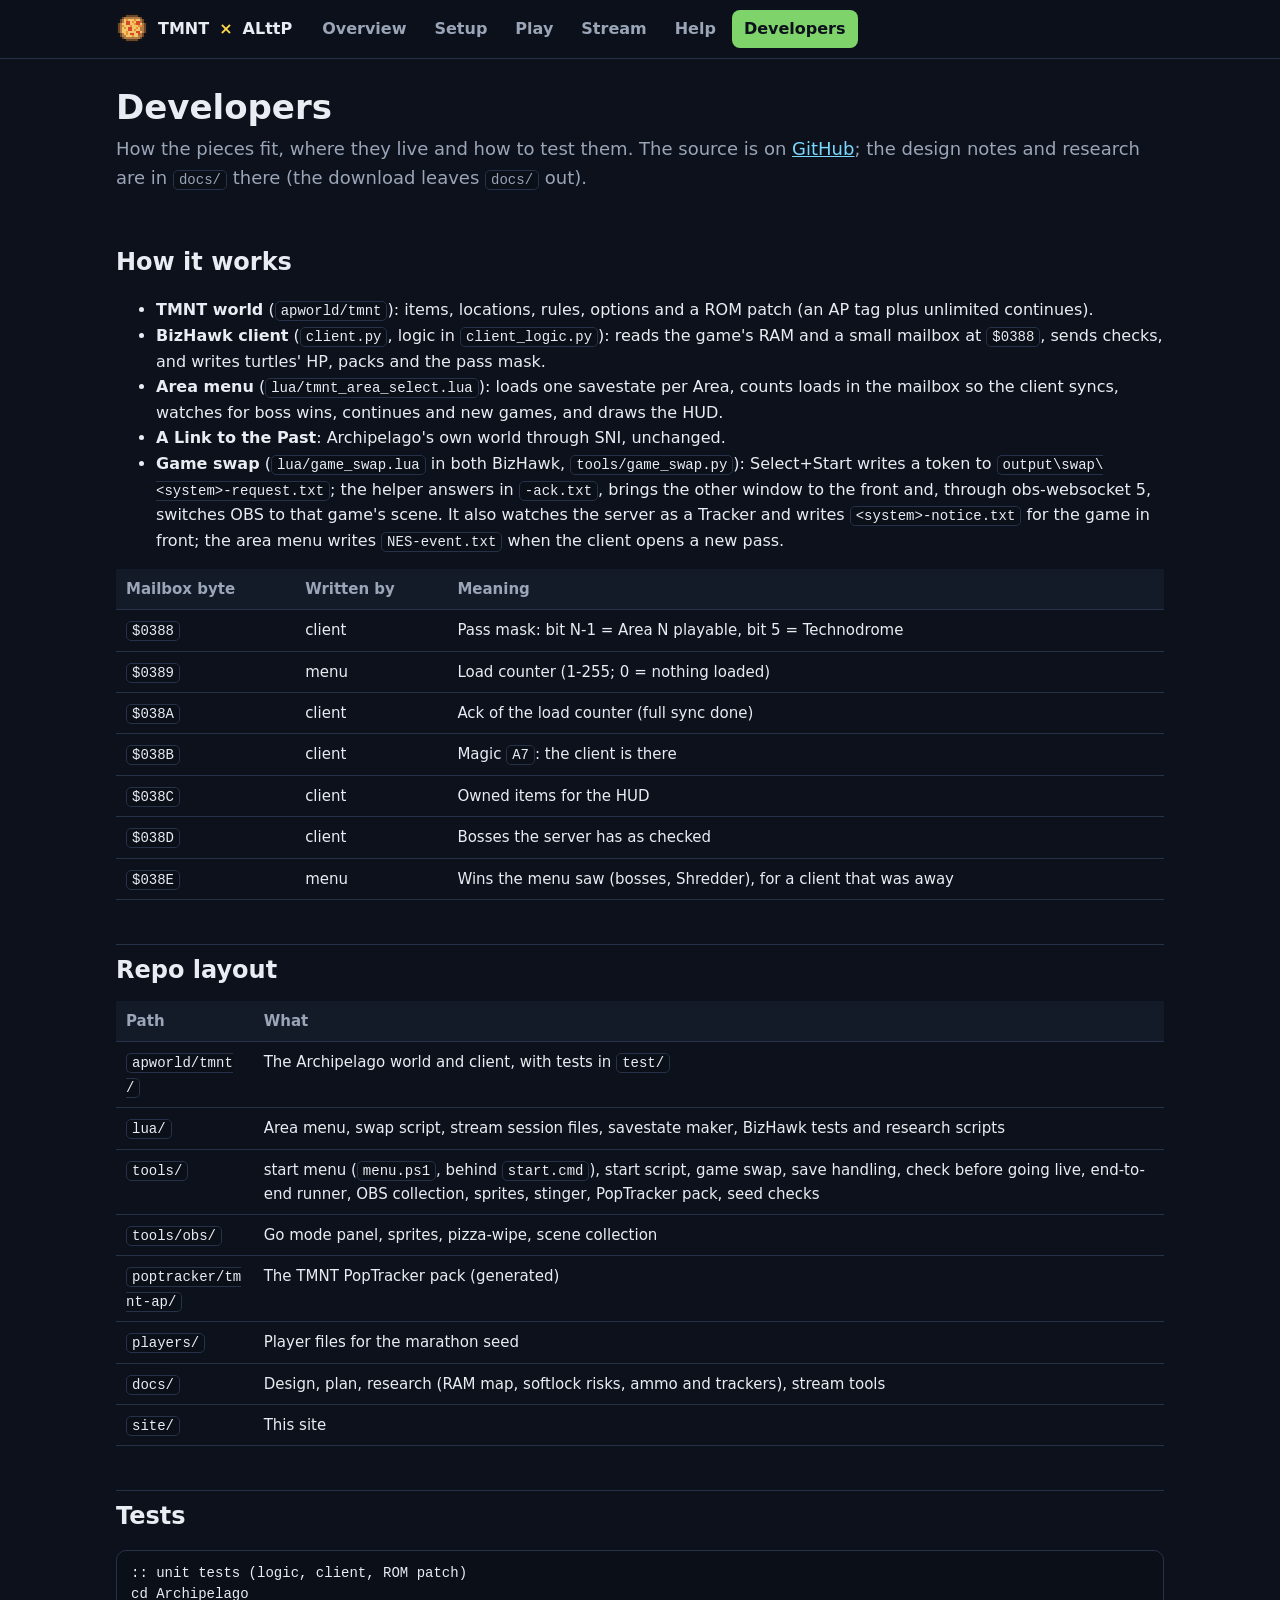
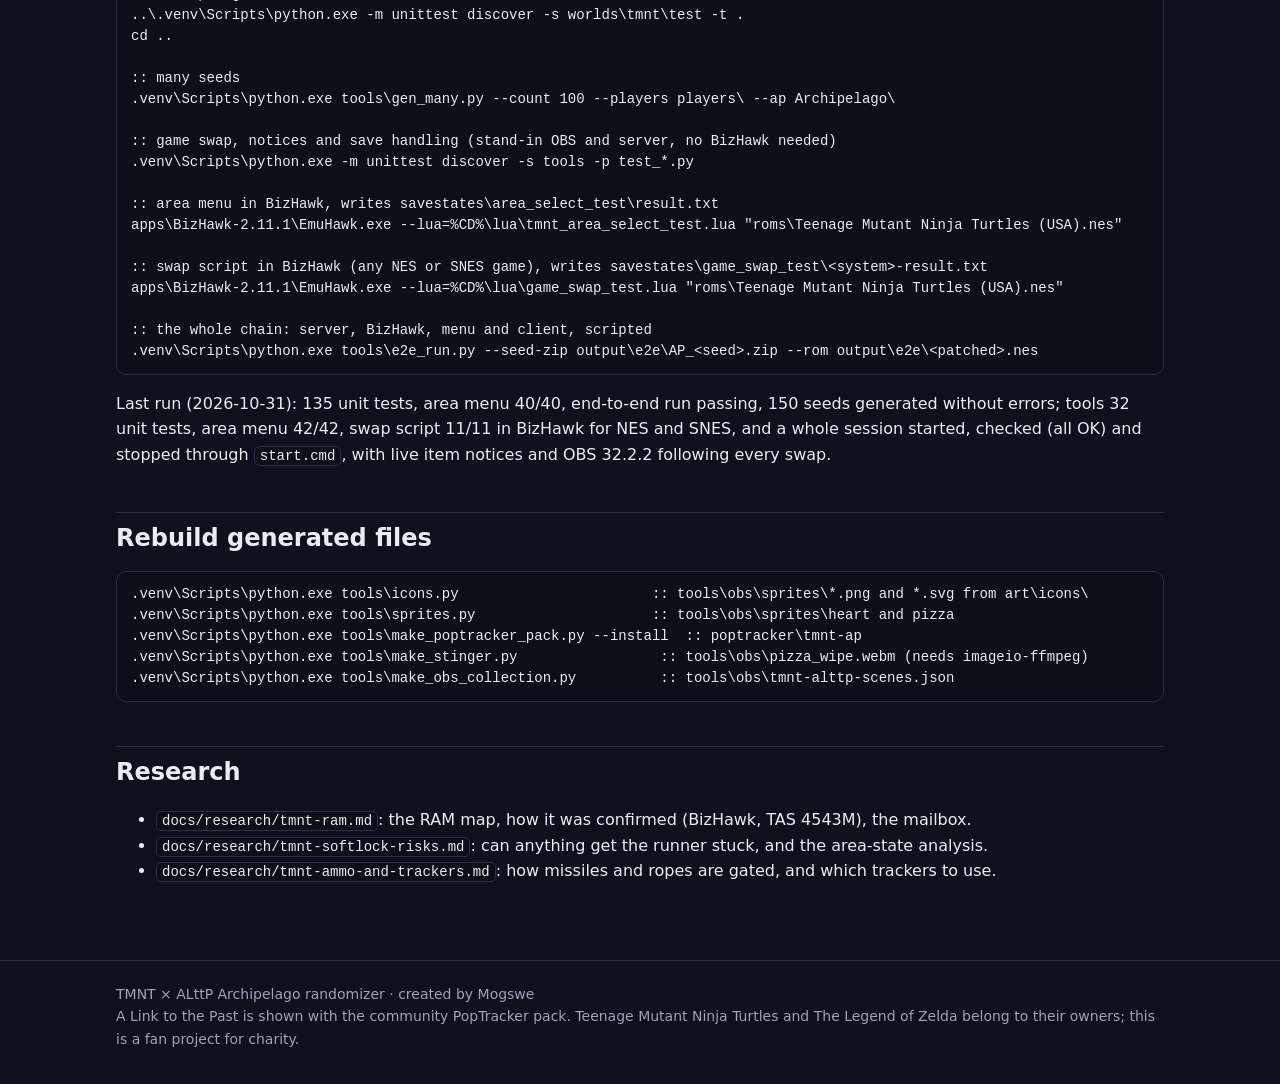
<file: site/dev.html>
<!doctype html>
<html lang="en">
<head>
<meta charset="utf-8">
<meta name="viewport" content="width=device-width, initial-scale=1">
<title>Developers · TMNT × ALttP</title>
<link rel="stylesheet" href="site.css">
<link rel="icon" href="img/pizza.png">
</head>
<body>
<header class="top"><div class="wrap">
  <a class="brand" href="index.html"><img src="img/pizza.png" alt="">TMNT <span>×</span> ALttP</a>
  <nav class="main">
    <a href="index.html">Overview</a><a href="setup.html">Setup</a><a href="play.html">Play</a>
    <a href="stream.html">Stream</a><a href="help.html">Help</a><a href="dev.html" class="active">Developers</a>
  </nav>
</div></header>

<div class="wrap"><main>
  <h1>Developers</h1>
  <p class="lead">How the pieces fit, where they live and how to test them. The source is on
  <a href="https://github.com/moggenswe/alttptmnt">GitHub</a>; the design notes and research are in <code>docs/</code>
  there (the download leaves <code>docs/</code> out).</p>

  <h2>How it works</h2>
  <ul>
    <li><b>TMNT world</b> (<code>apworld/tmnt</code>): items, locations, rules, options and a ROM patch (an AP tag plus
      unlimited continues).</li>
    <li><b>BizHawk client</b> (<code>client.py</code>, logic in <code>client_logic.py</code>): reads the game's RAM and a
      small mailbox at <code>$0388</code>, sends checks, and writes turtles' HP, packs and the pass mask.</li>
    <li><b>Area menu</b> (<code>lua/tmnt_area_select.lua</code>): loads one savestate per Area, counts loads in the
      mailbox so the client syncs, watches for boss wins, continues and new games, and draws the HUD.</li>
    <li><b>A Link to the Past</b>: Archipelago's own world through SNI, unchanged.</li>
    <li><b>Game swap</b> (<code>lua/game_swap.lua</code> in both BizHawk, <code>tools/game_swap.py</code>): Select+Start
      writes a token to <code>output\swap\&lt;system&gt;-request.txt</code>; the helper answers in <code>-ack.txt</code>,
      brings the other window to the front and, through obs-websocket 5, switches OBS to that game's scene. It also
      watches the server as a Tracker and writes <code>&lt;system&gt;-notice.txt</code> for the game in front; the
      area menu writes <code>NES-event.txt</code> when the client opens a new pass.</li>
  </ul>
  <table>
    <tr><th>Mailbox byte</th><th>Written by</th><th>Meaning</th></tr>
    <tr><td><code>$0388</code></td><td>client</td><td>Pass mask: bit N-1 = Area N playable, bit 5 = Technodrome</td></tr>
    <tr><td><code>$0389</code></td><td>menu</td><td>Load counter (1-255; 0 = nothing loaded)</td></tr>
    <tr><td><code>$038A</code></td><td>client</td><td>Ack of the load counter (full sync done)</td></tr>
    <tr><td><code>$038B</code></td><td>client</td><td>Magic <code>A7</code>: the client is there</td></tr>
    <tr><td><code>$038C</code></td><td>client</td><td>Owned items for the HUD</td></tr>
    <tr><td><code>$038D</code></td><td>client</td><td>Bosses the server has as checked</td></tr>
    <tr><td><code>$038E</code></td><td>menu</td><td>Wins the menu saw (bosses, Shredder), for a client that was away</td></tr>
  </table>

  <h2>Repo layout</h2>
  <table>
    <tr><th>Path</th><th>What</th></tr>
    <tr><td><code>apworld/tmnt/</code></td><td>The Archipelago world and client, with tests in <code>test/</code></td></tr>
    <tr><td><code>lua/</code></td><td>Area menu, swap script, stream session files, savestate maker, BizHawk tests and research scripts</td></tr>
    <tr><td><code>tools/</code></td><td>start menu (<code>menu.ps1</code>, behind <code>start.cmd</code>), start script, game swap, save handling, check before going live, end-to-end runner, OBS collection, sprites, stinger, PopTracker pack, seed checks</td></tr>
    <tr><td><code>tools/obs/</code></td><td>Go mode panel, sprites, pizza-wipe, scene collection</td></tr>
    <tr><td><code>poptracker/tmnt-ap/</code></td><td>The TMNT PopTracker pack (generated)</td></tr>
    <tr><td><code>players/</code></td><td>Player files for the marathon seed</td></tr>
    <tr><td><code>docs/</code></td><td>Design, plan, research (RAM map, softlock risks, ammo and trackers), stream tools</td></tr>
    <tr><td><code>site/</code></td><td>This site</td></tr>
  </table>

  <h2>Tests</h2>
<pre><code>:: unit tests (logic, client, ROM patch)
cd Archipelago
..\.venv\Scripts\python.exe -m unittest discover -s worlds\tmnt\test -t .
cd ..

:: many seeds
.venv\Scripts\python.exe tools\gen_many.py --count 100 --players players\ --ap Archipelago\

:: game swap, notices and save handling (stand-in OBS and server, no BizHawk needed)
.venv\Scripts\python.exe -m unittest discover -s tools -p test_*.py

:: area menu in BizHawk, writes savestates\area_select_test\result.txt
apps\BizHawk-2.11.1\EmuHawk.exe --lua=%CD%\lua\tmnt_area_select_test.lua "roms\Teenage Mutant Ninja Turtles (USA).nes"

:: swap script in BizHawk (any NES or SNES game), writes savestates\game_swap_test\&lt;system&gt;-result.txt
apps\BizHawk-2.11.1\EmuHawk.exe --lua=%CD%\lua\game_swap_test.lua "roms\Teenage Mutant Ninja Turtles (USA).nes"

:: the whole chain: server, BizHawk, menu and client, scripted
.venv\Scripts\python.exe tools\e2e_run.py --seed-zip output\e2e\AP_&lt;seed&gt;.zip --rom output\e2e\&lt;patched&gt;.nes</code></pre>
  <p>Last run (2026-10-31): 135 unit tests, area menu 40/40, end-to-end run passing, 150 seeds generated without errors;
  tools 32 unit tests, area menu 42/42, swap script 11/11 in BizHawk for NES and SNES, and a whole session
  started, checked (all OK) and stopped through <code>start.cmd</code>, with live item notices and OBS 32.2.2
  following every swap.</p>

  <h2>Rebuild generated files</h2>
<pre><code>.venv\Scripts\python.exe tools\icons.py                       :: tools\obs\sprites\*.png and *.svg from art\icons\
.venv\Scripts\python.exe tools\sprites.py                     :: tools\obs\sprites\heart and pizza
.venv\Scripts\python.exe tools\make_poptracker_pack.py --install  :: poptracker\tmnt-ap
.venv\Scripts\python.exe tools\make_stinger.py                 :: tools\obs\pizza_wipe.webm (needs imageio-ffmpeg)
.venv\Scripts\python.exe tools\make_obs_collection.py          :: tools\obs\tmnt-alttp-scenes.json</code></pre>

  <h2>Research</h2>
  <ul>
    <li><code>docs/research/tmnt-ram.md</code>: the RAM map, how it was confirmed (BizHawk, TAS 4543M), the mailbox.</li>
    <li><code>docs/research/tmnt-softlock-risks.md</code>: can anything get the runner stuck, and the area-state analysis.</li>
    <li><code>docs/research/tmnt-ammo-and-trackers.md</code>: how missiles and ropes are gated, and which trackers to use.</li>
  </ul>
</main></div>

<footer><div class="wrap">
  TMNT × ALttP Archipelago randomizer · created by Mogswe<br>
  A Link to the Past is shown with the community PopTracker pack. Teenage Mutant Ninja Turtles and The Legend of Zelda
  belong to their owners; this is a fan project for charity.
</div></footer>
</body>
</html>
</file>
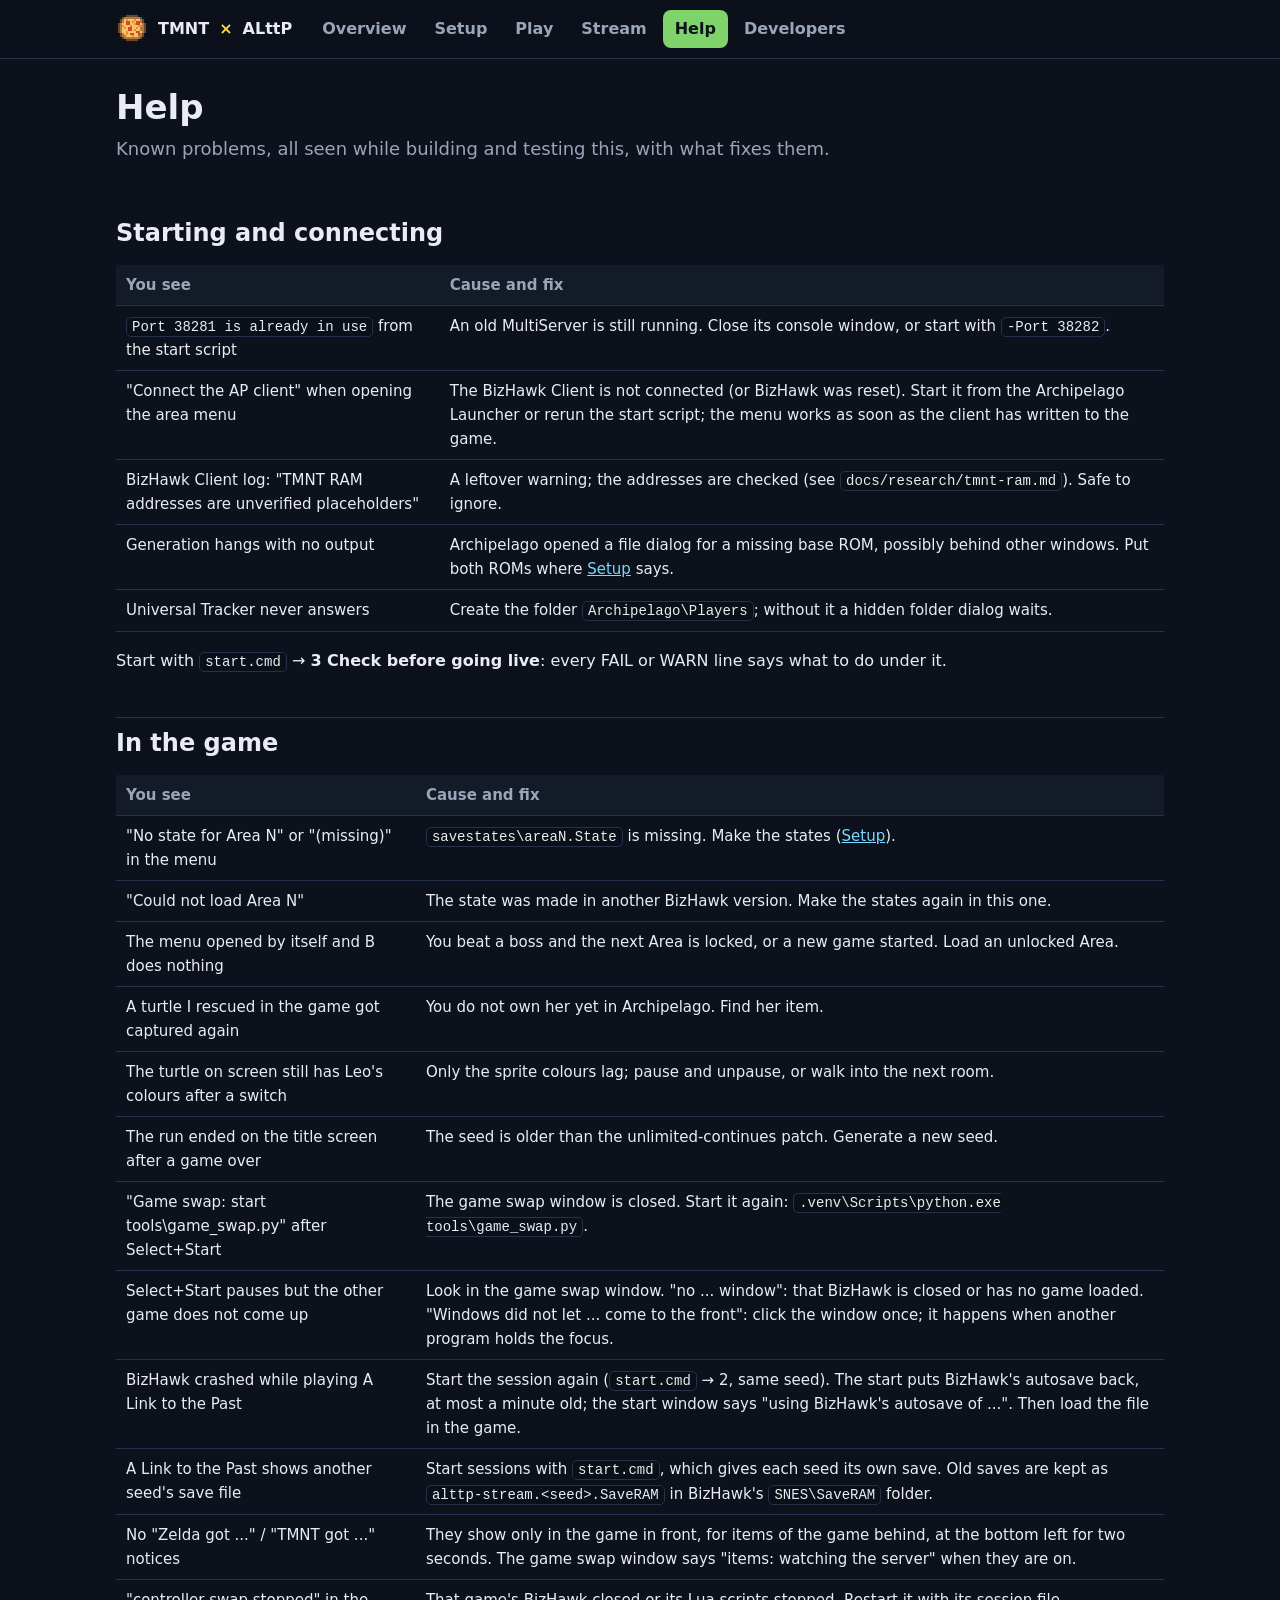
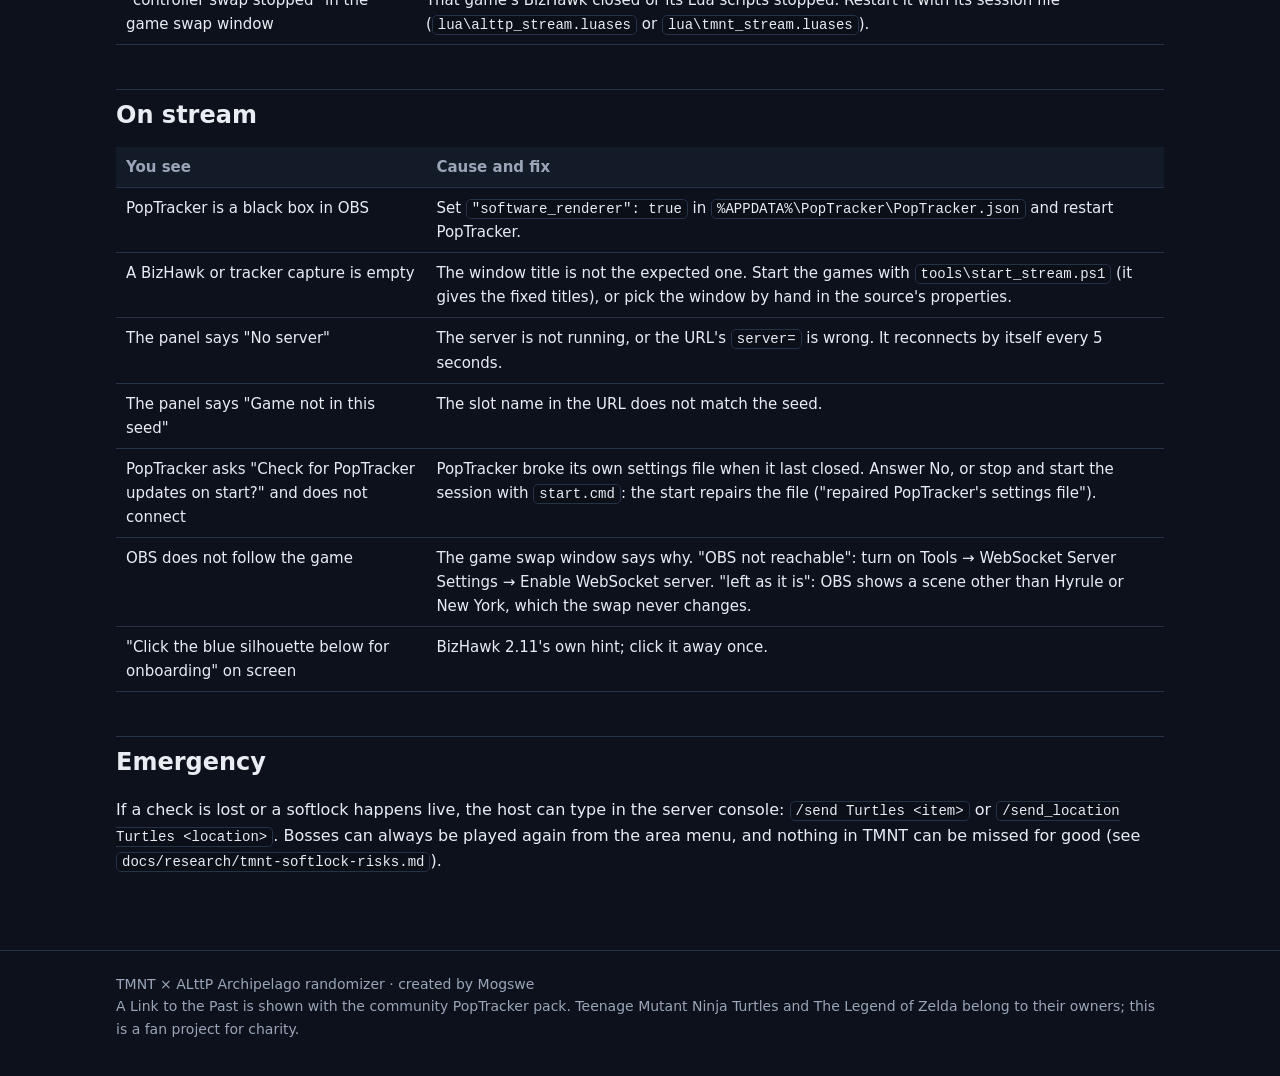
<file: site/help.html>
<!doctype html>
<html lang="en">
<head>
<meta charset="utf-8">
<meta name="viewport" content="width=device-width, initial-scale=1">
<title>Help · TMNT × ALttP</title>
<link rel="stylesheet" href="site.css">
<link rel="icon" href="img/pizza.png">
</head>
<body>
<header class="top"><div class="wrap">
  <a class="brand" href="index.html"><img src="img/pizza.png" alt="">TMNT <span>×</span> ALttP</a>
  <nav class="main">
    <a href="index.html">Overview</a><a href="setup.html">Setup</a><a href="play.html">Play</a>
    <a href="stream.html">Stream</a><a href="help.html" class="active">Help</a><a href="dev.html">Developers</a>
  </nav>
</div></header>

<div class="wrap"><main>
  <h1>Help</h1>
  <p class="lead">Known problems, all seen while building and testing this, with what fixes them.</p>

  <h2>Starting and connecting</h2>
  <table>
    <tr><th>You see</th><th>Cause and fix</th></tr>
    <tr><td><code>Port 38281 is already in use</code> from the start script</td>
      <td>An old MultiServer is still running. Close its console window, or start with <code>-Port 38282</code>.</td></tr>
    <tr><td>"Connect the AP client" when opening the area menu</td>
      <td>The BizHawk Client is not connected (or BizHawk was reset). Start it from the Archipelago Launcher or rerun the
        start script; the menu works as soon as the client has written to the game.</td></tr>
    <tr><td>BizHawk Client log: "TMNT RAM addresses are unverified placeholders"</td>
      <td>A leftover warning; the addresses are checked (see <code>docs/research/tmnt-ram.md</code>). Safe to ignore.</td></tr>
    <tr><td>Generation hangs with no output</td>
      <td>Archipelago opened a file dialog for a missing base ROM, possibly behind other windows. Put both ROMs where
        <a href="setup.html#roms">Setup</a> says.</td></tr>
    <tr><td>Universal Tracker never answers</td>
      <td>Create the folder <code>Archipelago\Players</code>; without it a hidden folder dialog waits.</td></tr>
  </table>

  <p>Start with <code>start.cmd</code> → <b>3 Check before going live</b>: every FAIL or WARN line says what to do
  under it.</p>

  <h2>In the game</h2>
  <table>
    <tr><th>You see</th><th>Cause and fix</th></tr>
    <tr><td>"No state for Area N" or "(missing)" in the menu</td>
      <td><code>savestates\areaN.State</code> is missing. Make the states (<a href="setup.html#states">Setup</a>).</td></tr>
    <tr><td>"Could not load Area N"</td>
      <td>The state was made in another BizHawk version. Make the states again in this one.</td></tr>
    <tr><td>The menu opened by itself and B does nothing</td>
      <td>You beat a boss and the next Area is locked, or a new game started. Load an unlocked Area.</td></tr>
    <tr><td>A turtle I rescued in the game got captured again</td>
      <td>You do not own her yet in Archipelago. Find her item.</td></tr>
    <tr><td>The turtle on screen still has Leo's colours after a switch</td>
      <td>Only the sprite colours lag; pause and unpause, or walk into the next room.</td></tr>
    <tr><td>The run ended on the title screen after a game over</td>
      <td>The seed is older than the unlimited-continues patch. Generate a new seed.</td></tr>
    <tr><td>"Game swap: start tools\game_swap.py" after Select+Start</td>
      <td>The game swap window is closed. Start it again:
        <code>.venv\Scripts\python.exe tools\game_swap.py</code>.</td></tr>
    <tr><td>Select+Start pauses but the other game does not come up</td>
      <td>Look in the game swap window. "no ... window": that BizHawk is closed or has no game loaded. "Windows did not
        let ... come to the front": click the window once; it happens when another program holds the focus.</td></tr>
    <tr><td>BizHawk crashed while playing A Link to the Past</td>
      <td>Start the session again (<code>start.cmd</code> → 2, same seed). The start puts BizHawk's autosave back, at
        most a minute old; the start window says "using BizHawk's autosave of ...". Then load the file in the game.</td></tr>
    <tr><td>A Link to the Past shows another seed's save file</td>
      <td>Start sessions with <code>start.cmd</code>, which gives each seed its own save. Old saves are kept as
        <code>alttp-stream.&lt;seed&gt;.SaveRAM</code> in BizHawk's <code>SNES\SaveRAM</code> folder.</td></tr>
    <tr><td>No "Zelda got ..." / "TMNT got ..." notices</td>
      <td>They show only in the game in front, for items of the game behind, at the bottom left for two seconds. The
        game swap window says "items: watching the server" when they are on.</td></tr>
    <tr><td>"controller swap stopped" in the game swap window</td>
      <td>That game's BizHawk closed or its Lua scripts stopped. Restart it with its session file
        (<code>lua\alttp_stream.luases</code> or <code>lua\tmnt_stream.luases</code>).</td></tr>
  </table>

  <h2>On stream</h2>
  <table>
    <tr><th>You see</th><th>Cause and fix</th></tr>
    <tr><td>PopTracker is a black box in OBS</td>
      <td>Set <code>"software_renderer": true</code> in <code>%APPDATA%\PopTracker\PopTracker.json</code> and restart PopTracker.</td></tr>
    <tr><td>A BizHawk or tracker capture is empty</td>
      <td>The window title is not the expected one. Start the games with <code>tools\start_stream.ps1</code> (it gives the
        fixed titles), or pick the window by hand in the source's properties.</td></tr>
    <tr><td>The panel says "No server"</td><td>The server is not running, or the URL's <code>server=</code> is wrong.
      It reconnects by itself every 5 seconds.</td></tr>
    <tr><td>The panel says "Game not in this seed"</td><td>The slot name in the URL does not match the seed.</td></tr>
    <tr><td>PopTracker asks "Check for PopTracker updates on start?" and does not connect</td>
      <td>PopTracker broke its own settings file when it last closed. Answer No, or stop and start the session with
        <code>start.cmd</code>: the start repairs the file ("repaired PopTracker's settings file").</td></tr>
    <tr><td>OBS does not follow the game</td>
      <td>The game swap window says why. "OBS not reachable": turn on Tools → WebSocket Server Settings → Enable
        WebSocket server. "left as it is": OBS shows a scene other than Hyrule or New York, which the swap never
        changes.</td></tr>
    <tr><td>"Click the blue silhouette below for onboarding" on screen</td>
      <td>BizHawk 2.11's own hint; click it away once.</td></tr>
  </table>

  <h2>Emergency</h2>
  <p>If a check is lost or a softlock happens live, the host can type in the server console:
  <code>/send Turtles &lt;item&gt;</code> or <code>/send_location Turtles &lt;location&gt;</code>. Bosses can always be
  played again from the area menu, and nothing in TMNT can be missed for good (see
  <code>docs/research/tmnt-softlock-risks.md</code>).</p>
</main></div>

<footer><div class="wrap">
  TMNT × ALttP Archipelago randomizer · created by Mogswe<br>
  A Link to the Past is shown with the community PopTracker pack. Teenage Mutant Ninja Turtles and The Legend of Zelda
  belong to their owners; this is a fan project for charity.
</div></footer>
</body>
</html>
</file>
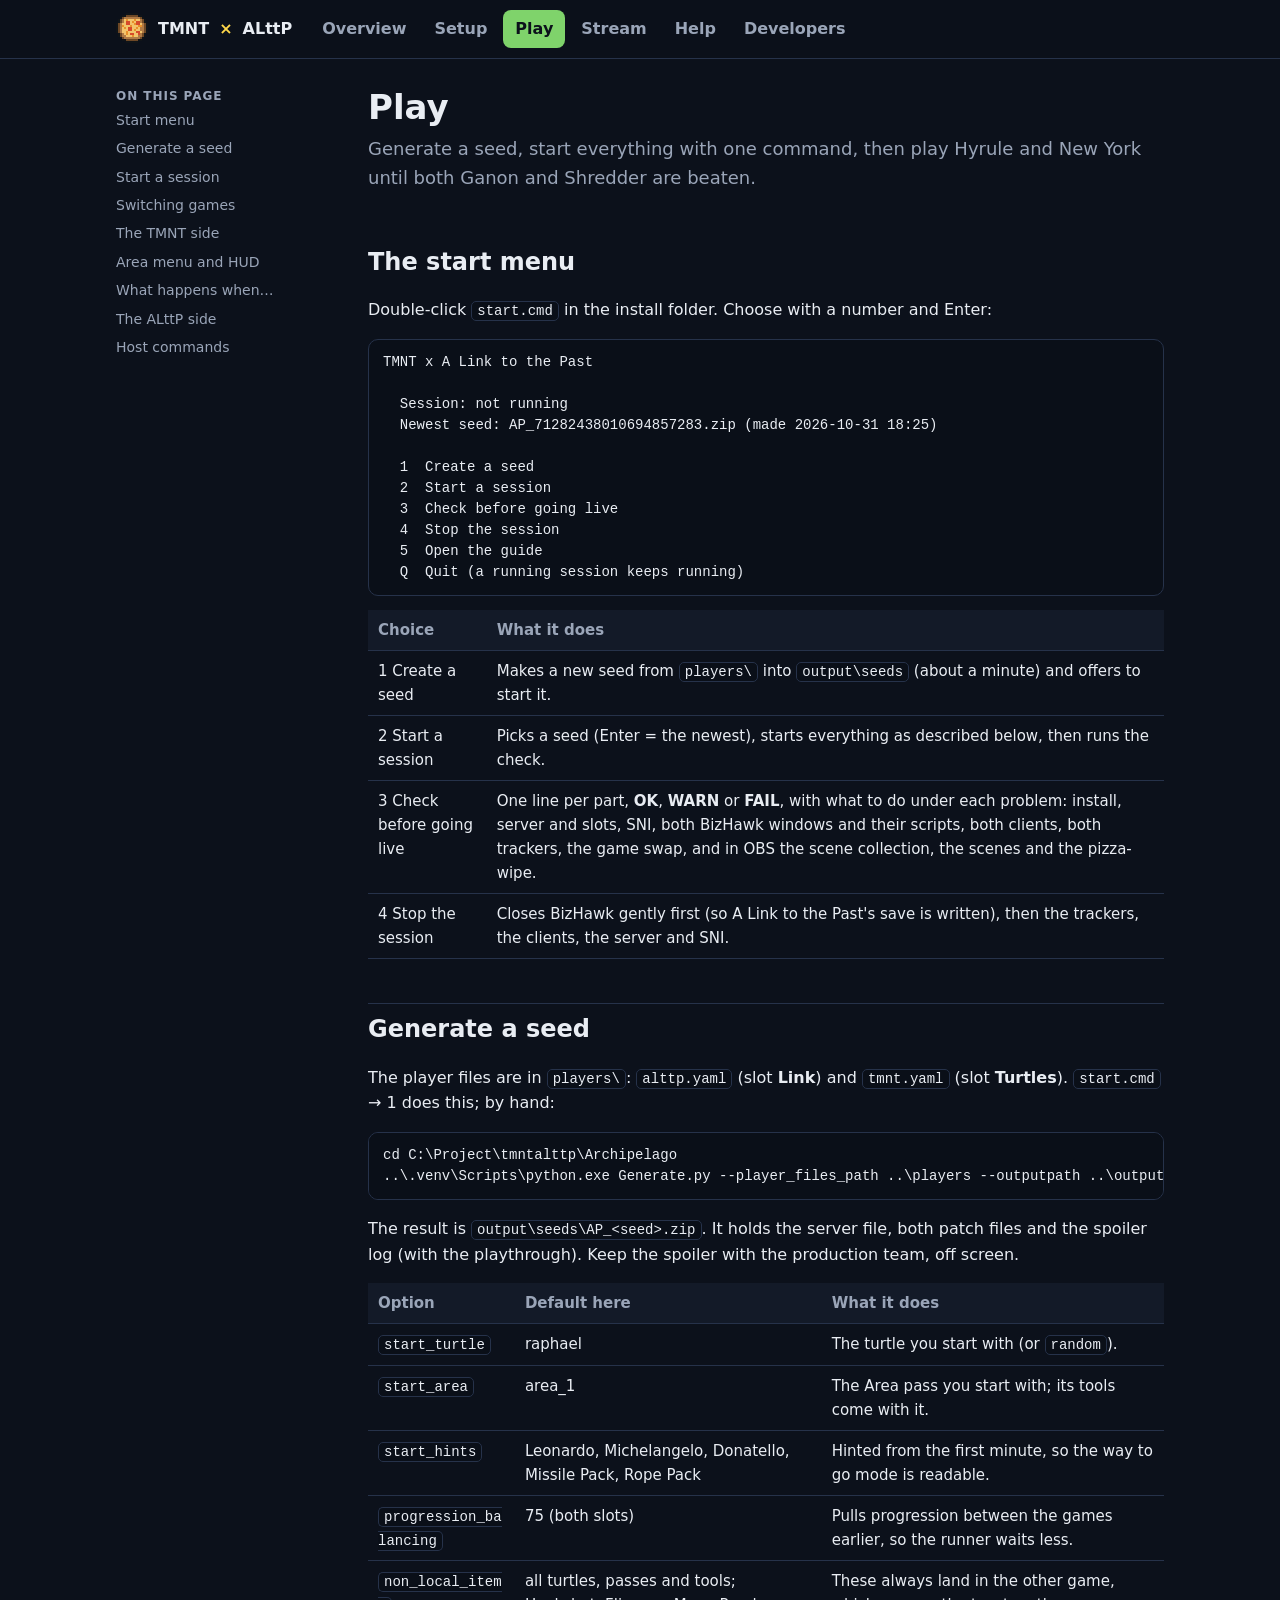
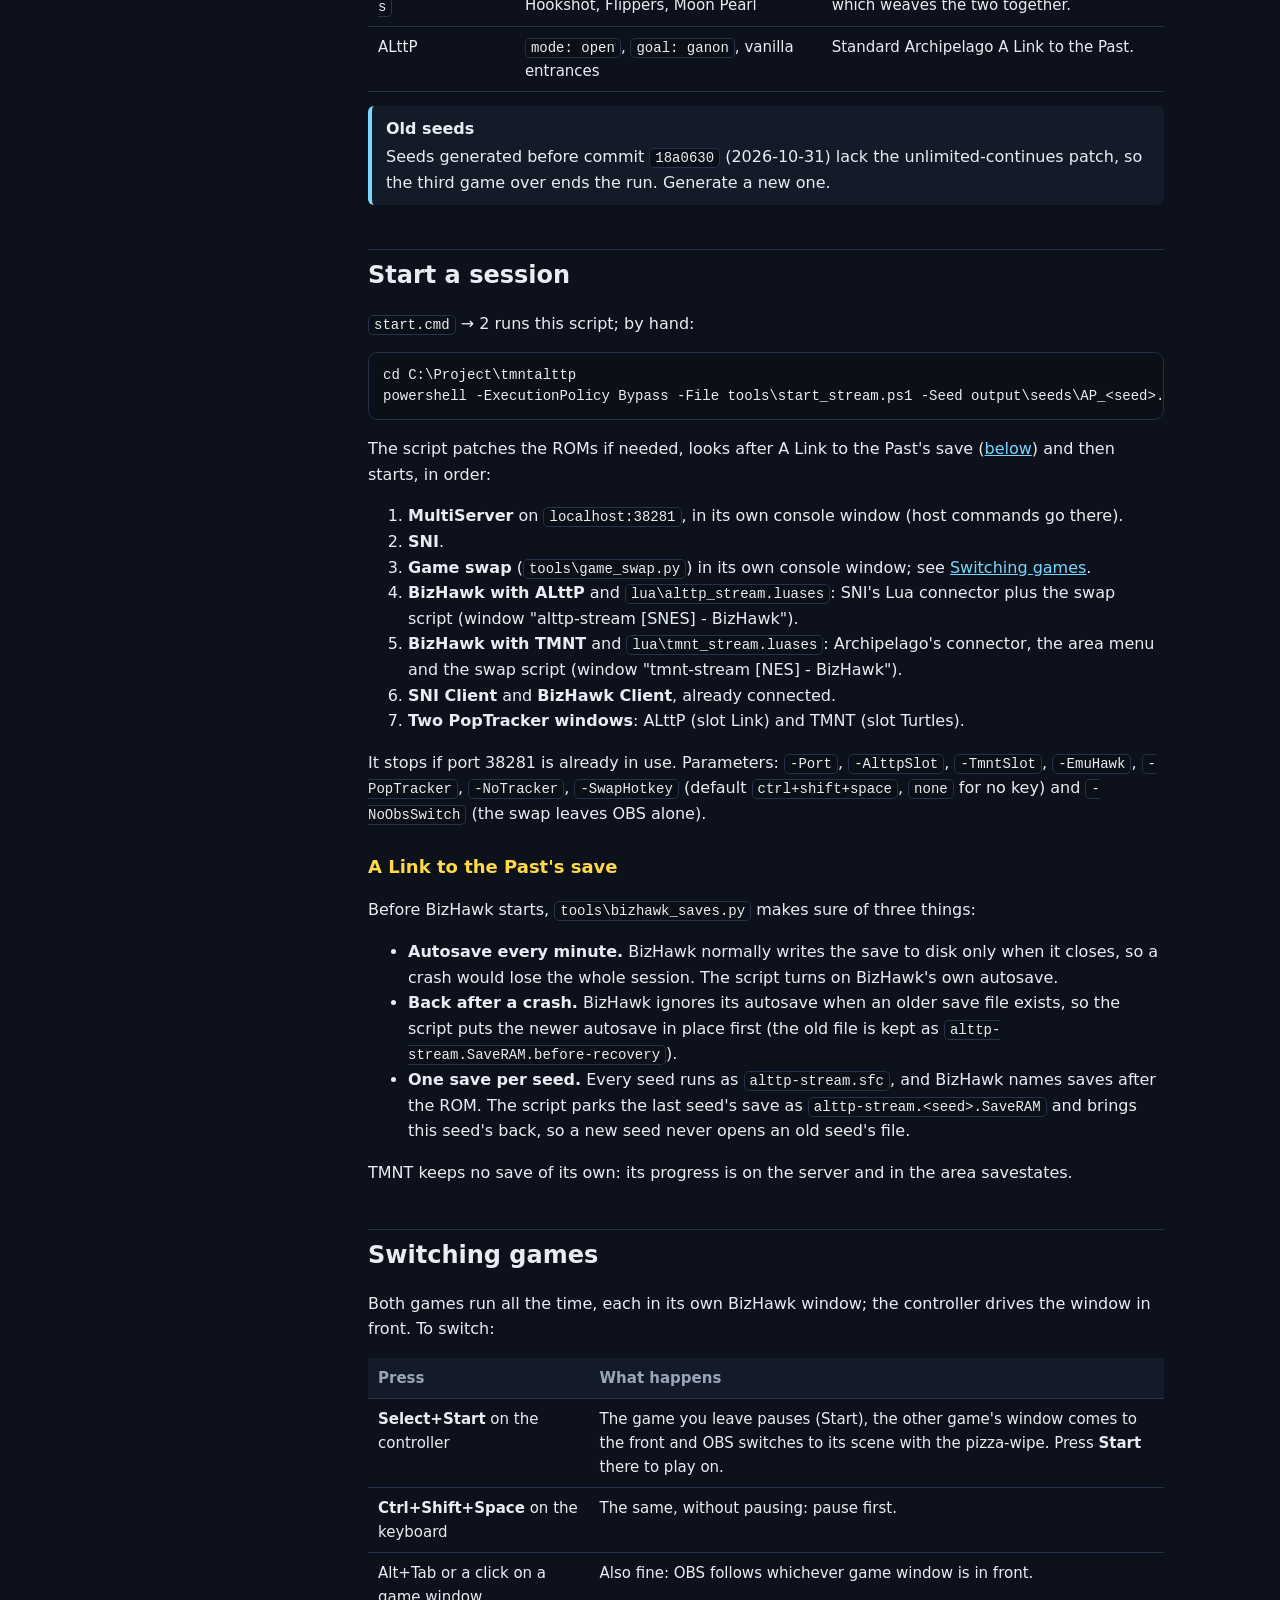
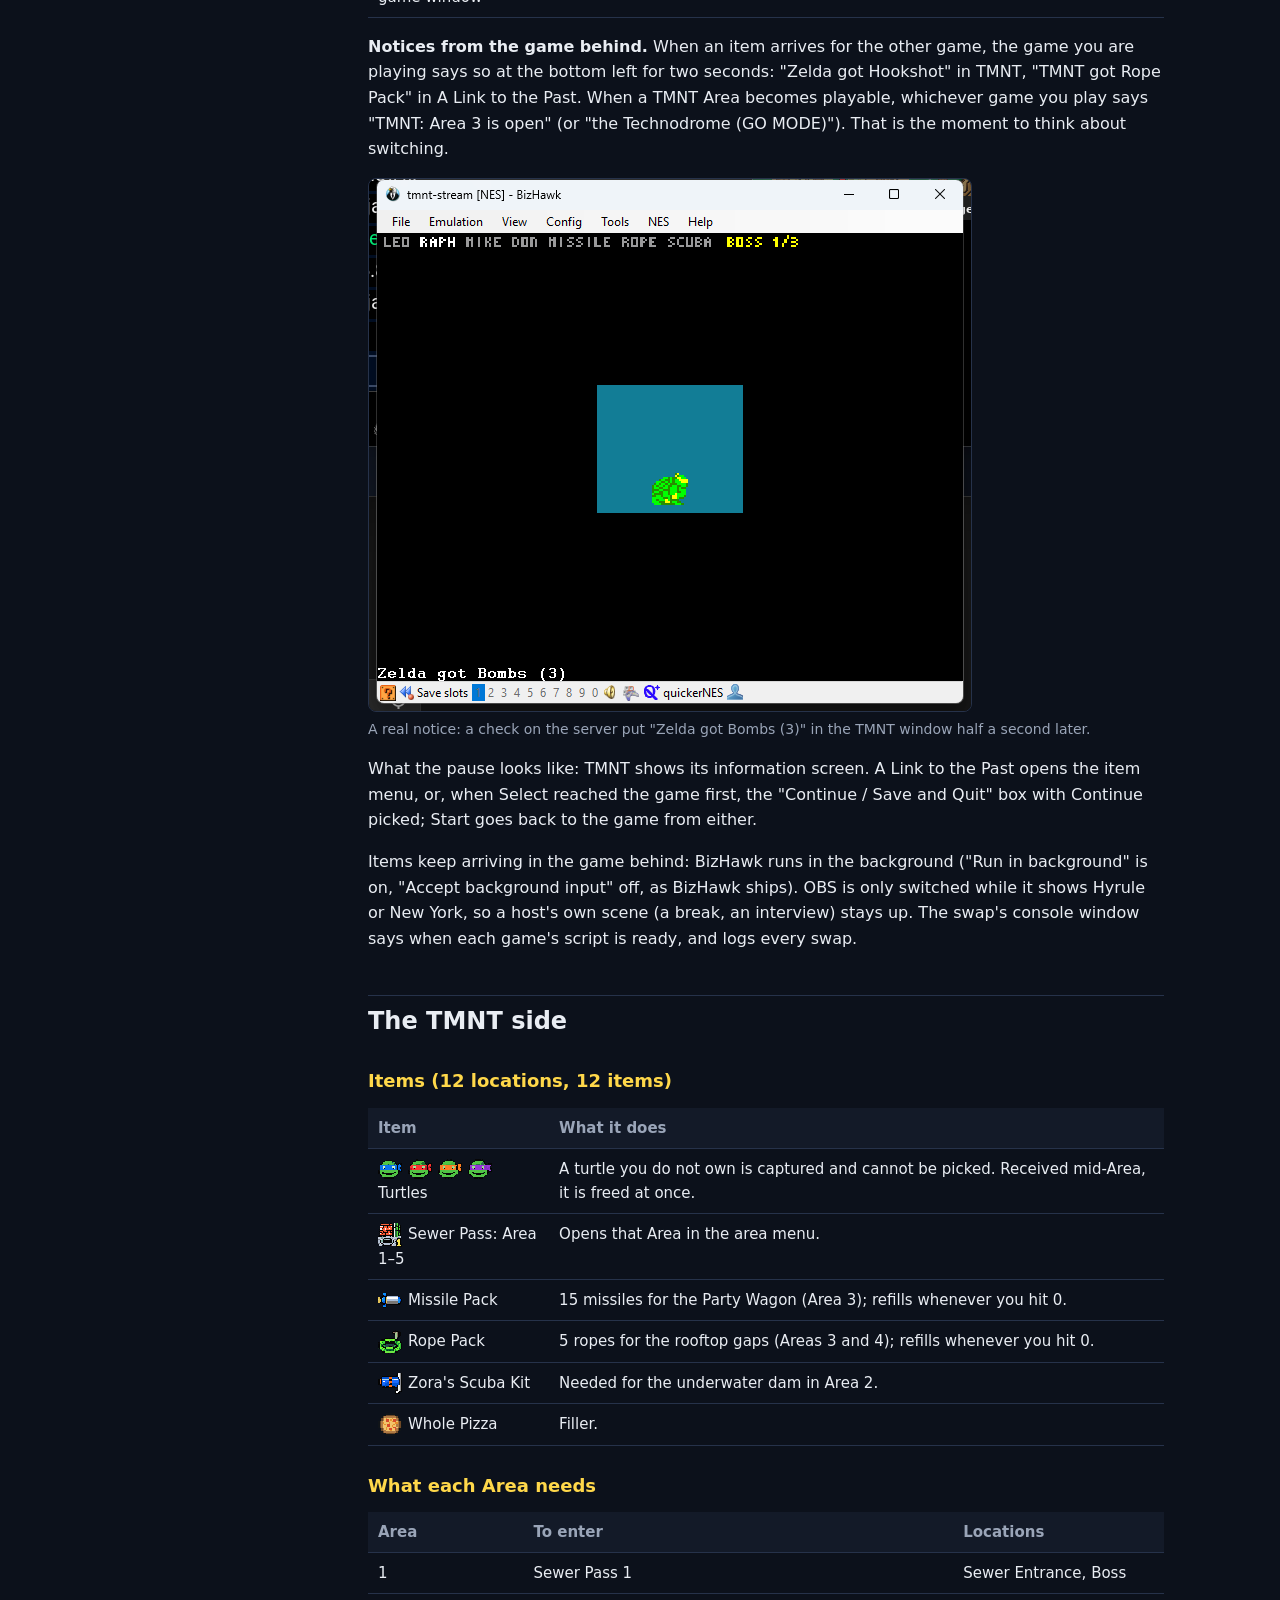
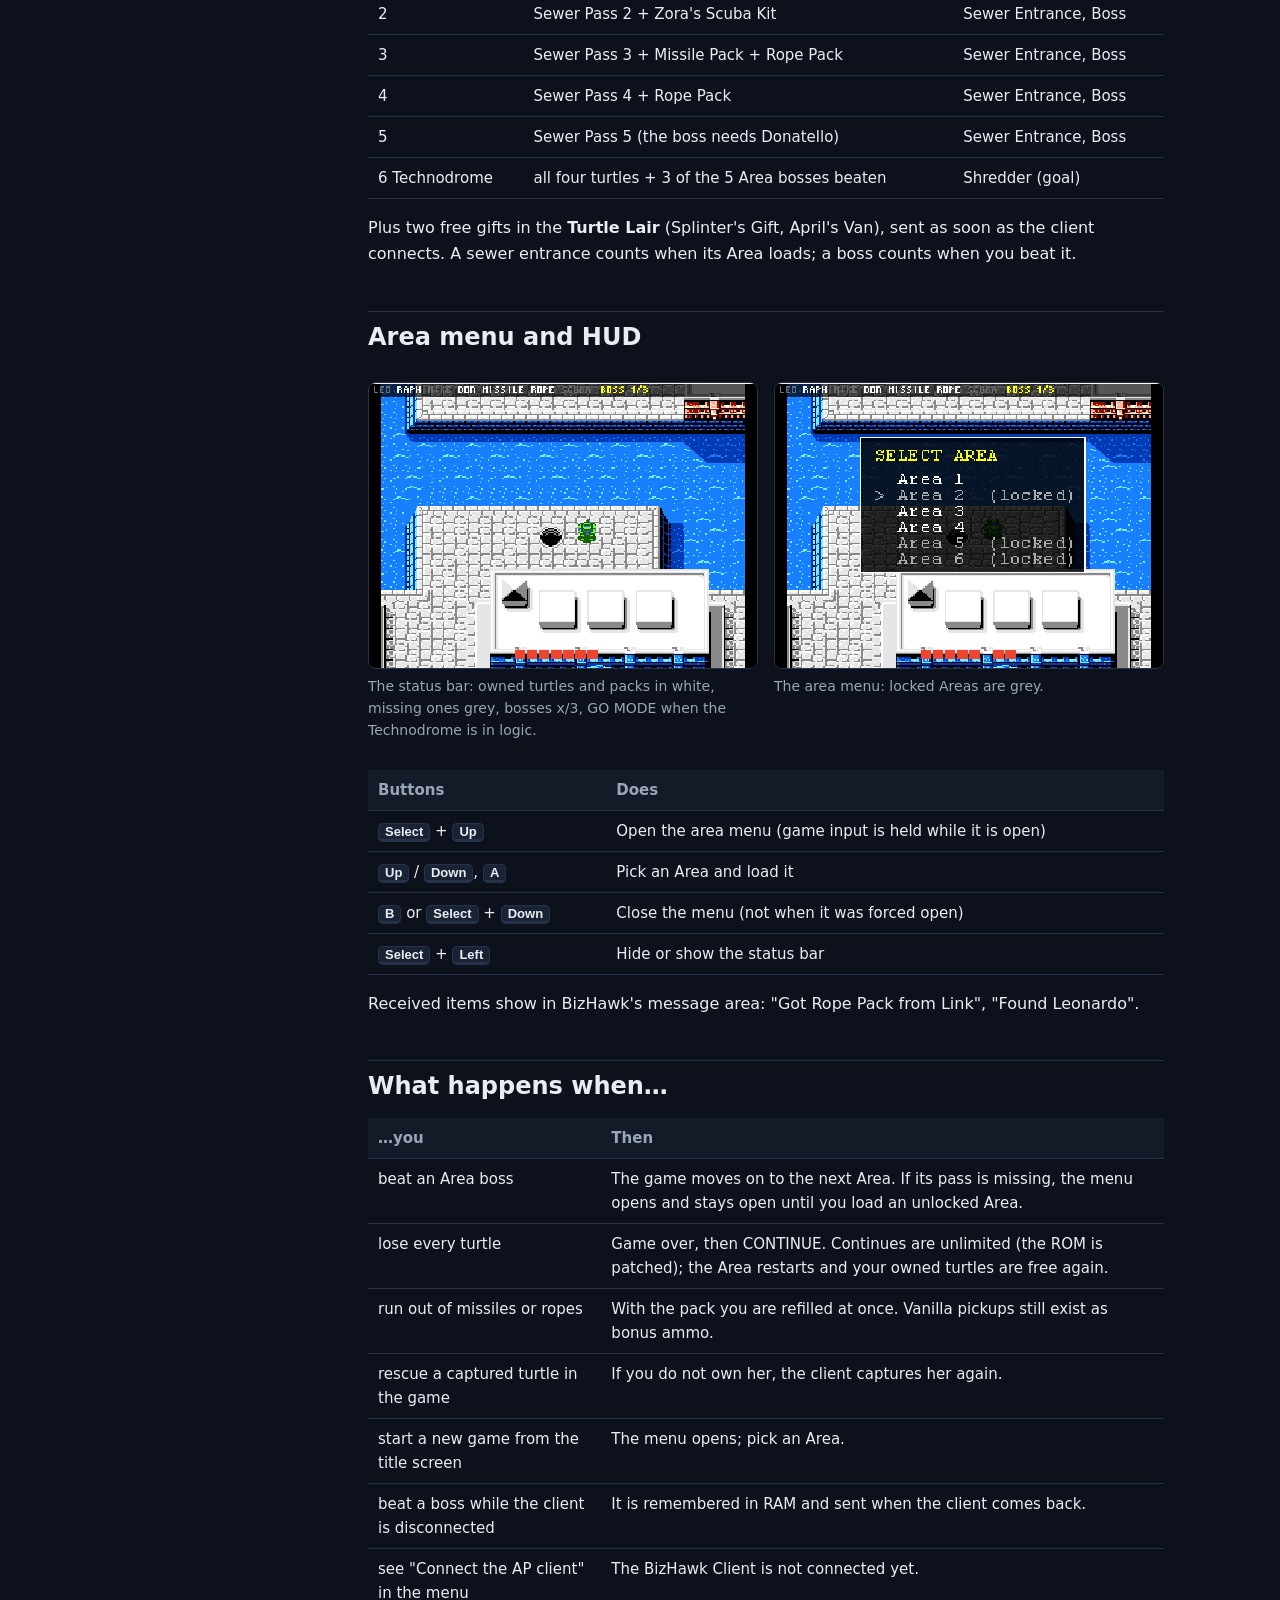
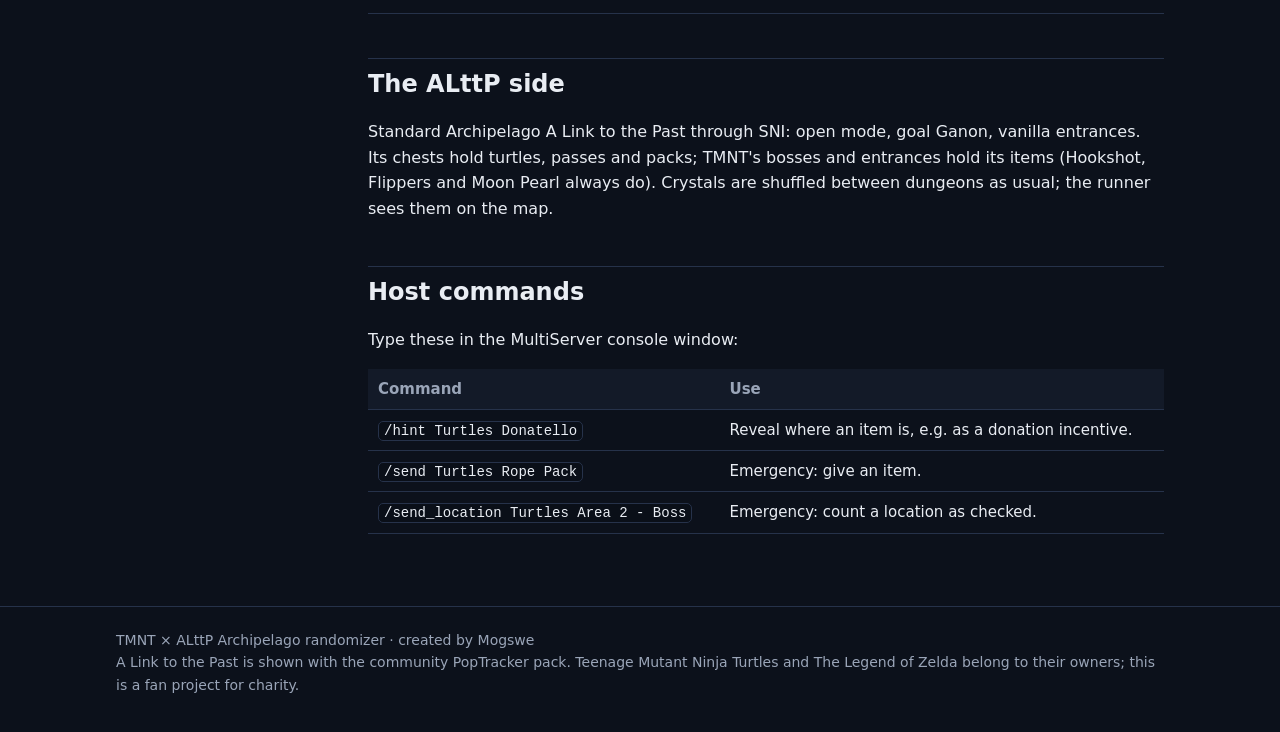
<file: site/play.html>
<!doctype html>
<html lang="en">
<head>
<meta charset="utf-8">
<meta name="viewport" content="width=device-width, initial-scale=1">
<title>Play · TMNT × ALttP</title>
<link rel="stylesheet" href="site.css">
<link rel="icon" href="img/pizza.png">
</head>
<body>
<header class="top"><div class="wrap">
  <a class="brand" href="index.html"><img src="img/pizza.png" alt="">TMNT <span>×</span> ALttP</a>
  <nav class="main">
    <a href="index.html">Overview</a><a href="setup.html">Setup</a><a href="play.html" class="active">Play</a>
    <a href="stream.html">Stream</a><a href="help.html">Help</a><a href="dev.html">Developers</a>
  </nav>
</div></header>

<div class="wrap"><main class="with-toc">
  <aside class="toc"><b>On this page</b>
    <a href="#menu-start">Start menu</a><a href="#seed">Generate a seed</a><a href="#start">Start a session</a><a href="#swap">Switching games</a><a href="#tmnt">The TMNT side</a>
    <a href="#menu">Area menu and HUD</a><a href="#events">What happens when…</a><a href="#alttp">The ALttP side</a>
    <a href="#host">Host commands</a>
  </aside>
  <div>
    <h1>Play</h1>
    <p class="lead">Generate a seed, start everything with one command, then play Hyrule and New York until both
    Ganon and Shredder are beaten.</p>

    <h2 id="menu-start">The start menu</h2>
    <p>Double-click <code>start.cmd</code> in the install folder. Choose with a number and Enter:</p>
<pre><code>TMNT x A Link to the Past

  Session: not running
  Newest seed: AP_71282438010694857283.zip (made 2026-10-31 18:25)

  1  Create a seed
  2  Start a session
  3  Check before going live
  4  Stop the session
  5  Open the guide
  Q  Quit (a running session keeps running)</code></pre>
    <table>
      <tr><th>Choice</th><th>What it does</th></tr>
      <tr><td>1 Create a seed</td><td>Makes a new seed from <code>players\</code> into <code>output\seeds</code> (about a
        minute) and offers to start it.</td></tr>
      <tr><td>2 Start a session</td><td>Picks a seed (Enter = the newest), starts everything as described below,
        then runs the check.</td></tr>
      <tr><td>3 Check before going live</td><td>One line per part, <b>OK</b>, <b>WARN</b> or <b>FAIL</b>, with what to
        do under each problem: install, server and slots, SNI, both BizHawk windows and their scripts, both clients,
        both trackers, the game swap, and in OBS the scene collection, the scenes and the pizza-wipe.</td></tr>
      <tr><td>4 Stop the session</td><td>Closes BizHawk gently first (so A Link to the Past's save is written), then the
        trackers, the clients, the server and SNI.</td></tr>
    </table>

    <h2 id="seed">Generate a seed</h2>
    <p>The player files are in <code>players\</code>: <code>alttp.yaml</code> (slot <b>Link</b>) and <code>tmnt.yaml</code>
    (slot <b>Turtles</b>). <code>start.cmd</code> → 1 does this; by hand:</p>
<pre><code>cd C:\Project\tmntalttp\Archipelago
..\.venv\Scripts\python.exe Generate.py --player_files_path ..\players --outputpath ..\output\seeds</code></pre>
    <p>The result is <code>output\seeds\AP_&lt;seed&gt;.zip</code>. It holds the server file, both patch files and
    the spoiler log (with the playthrough). Keep the spoiler with the production team, off screen.</p>
    <table>
      <tr><th>Option</th><th>Default here</th><th>What it does</th></tr>
      <tr><td><code>start_turtle</code></td><td>raphael</td><td>The turtle you start with (or <code>random</code>).</td></tr>
      <tr><td><code>start_area</code></td><td>area_1</td><td>The Area pass you start with; its tools come with it.</td></tr>
      <tr><td><code>start_hints</code></td><td>Leonardo, Michelangelo, Donatello, Missile Pack, Rope Pack</td>
        <td>Hinted from the first minute, so the way to go mode is readable.</td></tr>
      <tr><td><code>progression_balancing</code></td><td>75 (both slots)</td><td>Pulls progression between the games
        earlier, so the runner waits less.</td></tr>
      <tr><td><code>non_local_items</code></td><td>all turtles, passes and tools; Hookshot, Flippers, Moon Pearl</td>
        <td>These always land in the other game, which weaves the two together.</td></tr>
      <tr><td>ALttP</td><td><code>mode: open</code>, <code>goal: ganon</code>, vanilla entrances</td><td>Standard
        Archipelago A Link to the Past.</td></tr>
    </table>
    <div class="note"><b>Old seeds</b>Seeds generated before commit <code>18a0630</code> (2026-10-31) lack the
      unlimited-continues patch, so the third game over ends the run. Generate a new one.</div>

    <h2 id="start">Start a session</h2>
    <p><code>start.cmd</code> → 2 runs this script; by hand:</p>
<pre><code>cd C:\Project\tmntalttp
powershell -ExecutionPolicy Bypass -File tools\start_stream.ps1 -Seed output\seeds\AP_&lt;seed&gt;.zip</code></pre>
    <p>The script patches the ROMs if needed, looks after A Link to the Past's save (<a href="#saves">below</a>) and
    then starts, in order:</p>
    <ol>
      <li><b>MultiServer</b> on <code>localhost:38281</code>, in its own console window (host commands go there).</li>
      <li><b>SNI</b>.</li>
      <li><b>Game swap</b> (<code>tools\game_swap.py</code>) in its own console window; see
        <a href="#swap">Switching games</a>.</li>
      <li><b>BizHawk with ALttP</b> and <code>lua\alttp_stream.luases</code>: SNI's Lua connector plus the swap script
        (window "alttp-stream [SNES] - BizHawk").</li>
      <li><b>BizHawk with TMNT</b> and <code>lua\tmnt_stream.luases</code>: Archipelago's connector, the area menu and
        the swap script (window "tmnt-stream [NES] - BizHawk").</li>
      <li><b>SNI Client</b> and <b>BizHawk Client</b>, already connected.</li>
      <li><b>Two PopTracker windows</b>: ALttP (slot Link) and TMNT (slot Turtles).</li>
    </ol>
    <p>It stops if port 38281 is already in use. Parameters: <code>-Port</code>, <code>-AlttpSlot</code>,
    <code>-TmntSlot</code>, <code>-EmuHawk</code>, <code>-PopTracker</code>, <code>-NoTracker</code>,
    <code>-SwapHotkey</code> (default <code>ctrl+shift+space</code>, <code>none</code> for no key) and
    <code>-NoObsSwitch</code> (the swap leaves OBS alone).</p>

    <h3 id="saves">A Link to the Past's save</h3>
    <p>Before BizHawk starts, <code>tools\bizhawk_saves.py</code> makes sure of three things:</p>
    <ul>
      <li><b>Autosave every minute.</b> BizHawk normally writes the save to disk only when it closes, so a crash would
        lose the whole session. The script turns on BizHawk's own autosave.</li>
      <li><b>Back after a crash.</b> BizHawk ignores its autosave when an older save file exists, so the script puts the
        newer autosave in place first (the old file is kept as <code>alttp-stream.SaveRAM.before-recovery</code>).</li>
      <li><b>One save per seed.</b> Every seed runs as <code>alttp-stream.sfc</code>, and BizHawk names saves after the
        ROM. The script parks the last seed's save as <code>alttp-stream.&lt;seed&gt;.SaveRAM</code> and brings this
        seed's back, so a new seed never opens an old seed's file.</li>
    </ul>
    <p>TMNT keeps no save of its own: its progress is on the server and in the area savestates.</p>

    <h2 id="swap">Switching games</h2>
    <p>Both games run all the time, each in its own BizHawk window; the controller drives the window in front. To
    switch:</p>
    <table>
      <tr><th>Press</th><th>What happens</th></tr>
      <tr><td><b>Select+Start</b> on the controller</td><td>The game you leave pauses (Start), the other game's window
        comes to the front and OBS switches to its scene with the pizza-wipe. Press <b>Start</b> there to play on.</td></tr>
      <tr><td><b>Ctrl+Shift+Space</b> on the keyboard</td><td>The same, without pausing: pause first.</td></tr>
      <tr><td>Alt+Tab or a click on a game window</td><td>Also fine: OBS follows whichever game window is in front.</td></tr>
    </table>
    <p><b>Notices from the game behind.</b> When an item arrives for the other game, the game you are playing says so
    at the bottom left for two seconds: "Zelda got Hookshot" in TMNT, "TMNT got Rope Pack" in A Link to the Past. When
    a TMNT Area becomes playable, whichever game you play says "TMNT: Area 3 is open" (or "the Technodrome (GO MODE)").
    That is the moment to think about switching.</p>
    <figure><img src="img/notice-in-tmnt.png" alt="A notice in the TMNT window"><figcaption>A real notice: a check on
      the server put "Zelda got Bombs (3)" in the TMNT window half a second later.</figcaption></figure>
    <p>What the pause looks like: TMNT shows its information screen. A Link to the Past opens the item menu, or, when
    Select reached the game first, the "Continue / Save and Quit" box with Continue picked; Start goes back to the game
    from either.</p>
    <p>Items keep arriving in the game behind: BizHawk runs in the background ("Run in background" is on, "Accept
    background input" off, as BizHawk ships). OBS is only switched while it shows Hyrule or New York, so a host's own
    scene (a break, an interview) stays up. The swap's console window says when each game's script is ready, and logs
    every swap.</p>

    <h2 id="tmnt">The TMNT side</h2>
    <h3>Items (12 locations, 12 items)</h3>
    <table>
      <tr><th>Item</th><th>What it does</th></tr>
      <tr><td><img src="img/leonardo.png" alt=""><img src="img/raphael.png" alt=""><img src="img/michelangelo.png" alt=""><img src="img/donatello.png" alt="">Turtles</td>
        <td>A turtle you do not own is captured and cannot be picked. Received mid-Area, it is freed at once.</td></tr>
      <tr><td><img src="img/pass.png" alt="">Sewer Pass: Area 1–5</td><td>Opens that Area in the area menu.</td></tr>
      <tr><td><img src="img/missile.png" alt="">Missile Pack</td><td>15 missiles for the Party Wagon (Area 3); refills whenever you hit 0.</td></tr>
      <tr><td><img src="img/rope.png" alt="">Rope Pack</td><td>5 ropes for the rooftop gaps (Areas 3 and 4); refills whenever you hit 0.</td></tr>
      <tr><td><img src="img/scuba.png" alt="">Zora's Scuba Kit</td><td>Needed for the underwater dam in Area 2.</td></tr>
      <tr><td><img src="img/pizza.png" alt="">Whole Pizza</td><td>Filler.</td></tr>
    </table>
    <h3>What each Area needs</h3>
    <table>
      <tr><th>Area</th><th>To enter</th><th>Locations</th></tr>
      <tr><td>1</td><td>Sewer Pass 1</td><td>Sewer Entrance, Boss</td></tr>
      <tr><td>2</td><td>Sewer Pass 2 + Zora's Scuba Kit</td><td>Sewer Entrance, Boss</td></tr>
      <tr><td>3</td><td>Sewer Pass 3 + Missile Pack + Rope Pack</td><td>Sewer Entrance, Boss</td></tr>
      <tr><td>4</td><td>Sewer Pass 4 + Rope Pack</td><td>Sewer Entrance, Boss</td></tr>
      <tr><td>5</td><td>Sewer Pass 5 (the boss needs Donatello)</td><td>Sewer Entrance, Boss</td></tr>
      <tr><td>6 Technodrome</td><td>all four turtles + 3 of the 5 Area bosses beaten</td><td>Shredder (goal)</td></tr>
    </table>
    <p>Plus two free gifts in the <b>Turtle Lair</b> (Splinter's Gift, April's Van), sent as soon as the client connects.
    A sewer entrance counts when its Area loads; a boss counts when you beat it.</p>

    <h2 id="menu">Area menu and HUD</h2>
    <div class="figs">
      <figure><img class="pixel" src="img/hud.png" alt="HUD"><figcaption>The status bar: owned turtles and packs in white,
        missing ones grey, bosses x/3, GO MODE when the Technodrome is in logic.</figcaption></figure>
      <figure><img class="pixel" src="img/menu.png" alt="Area menu"><figcaption>The area menu: locked Areas are grey.</figcaption></figure>
    </div>
    <table>
      <tr><th>Buttons</th><th>Does</th></tr>
      <tr><td><kbd>Select</kbd> + <kbd>Up</kbd></td><td>Open the area menu (game input is held while it is open)</td></tr>
      <tr><td><kbd>Up</kbd> / <kbd>Down</kbd>, <kbd>A</kbd></td><td>Pick an Area and load it</td></tr>
      <tr><td><kbd>B</kbd> or <kbd>Select</kbd> + <kbd>Down</kbd></td><td>Close the menu (not when it was forced open)</td></tr>
      <tr><td><kbd>Select</kbd> + <kbd>Left</kbd></td><td>Hide or show the status bar</td></tr>
    </table>
    <p>Received items show in BizHawk's message area: "Got Rope Pack from Link", "Found Leonardo".</p>

    <h2 id="events">What happens when…</h2>
    <table>
      <tr><th>…you</th><th>Then</th></tr>
      <tr><td>beat an Area boss</td><td>The game moves on to the next Area. If its pass is missing, the menu opens and stays
        open until you load an unlocked Area.</td></tr>
      <tr><td>lose every turtle</td><td>Game over, then CONTINUE. Continues are unlimited (the ROM is patched); the Area
        restarts and your owned turtles are free again.</td></tr>
      <tr><td>run out of missiles or ropes</td><td>With the pack you are refilled at once. Vanilla pickups still exist as
        bonus ammo.</td></tr>
      <tr><td>rescue a captured turtle in the game</td><td>If you do not own her, the client captures her again.</td></tr>
      <tr><td>start a new game from the title screen</td><td>The menu opens; pick an Area.</td></tr>
      <tr><td>beat a boss while the client is disconnected</td><td>It is remembered in RAM and sent when the client comes back.</td></tr>
      <tr><td>see "Connect the AP client" in the menu</td><td>The BizHawk Client is not connected yet.</td></tr>
    </table>

    <h2 id="alttp">The ALttP side</h2>
    <p>Standard Archipelago A Link to the Past through SNI: open mode, goal Ganon, vanilla entrances. Its chests hold
    turtles, passes and packs; TMNT's bosses and entrances hold its items (Hookshot, Flippers and Moon Pearl always do).
    Crystals are shuffled between dungeons as usual; the runner sees them on the map.</p>

    <h2 id="host">Host commands</h2>
    <p>Type these in the MultiServer console window:</p>
    <table>
      <tr><th>Command</th><th>Use</th></tr>
      <tr><td><code>/hint Turtles Donatello</code></td><td>Reveal where an item is, e.g. as a donation incentive.</td></tr>
      <tr><td><code>/send Turtles Rope Pack</code></td><td>Emergency: give an item.</td></tr>
      <tr><td><code>/send_location Turtles Area 2 - Boss</code></td><td>Emergency: count a location as checked.</td></tr>
    </table>
  </div>
</main></div>

<footer><div class="wrap">
  TMNT × ALttP Archipelago randomizer · created by Mogswe<br>
  A Link to the Past is shown with the community PopTracker pack. Teenage Mutant Ninja Turtles and The Legend of Zelda
  belong to their owners; this is a fan project for charity.
</div></footer>
</body>
</html>
</file>
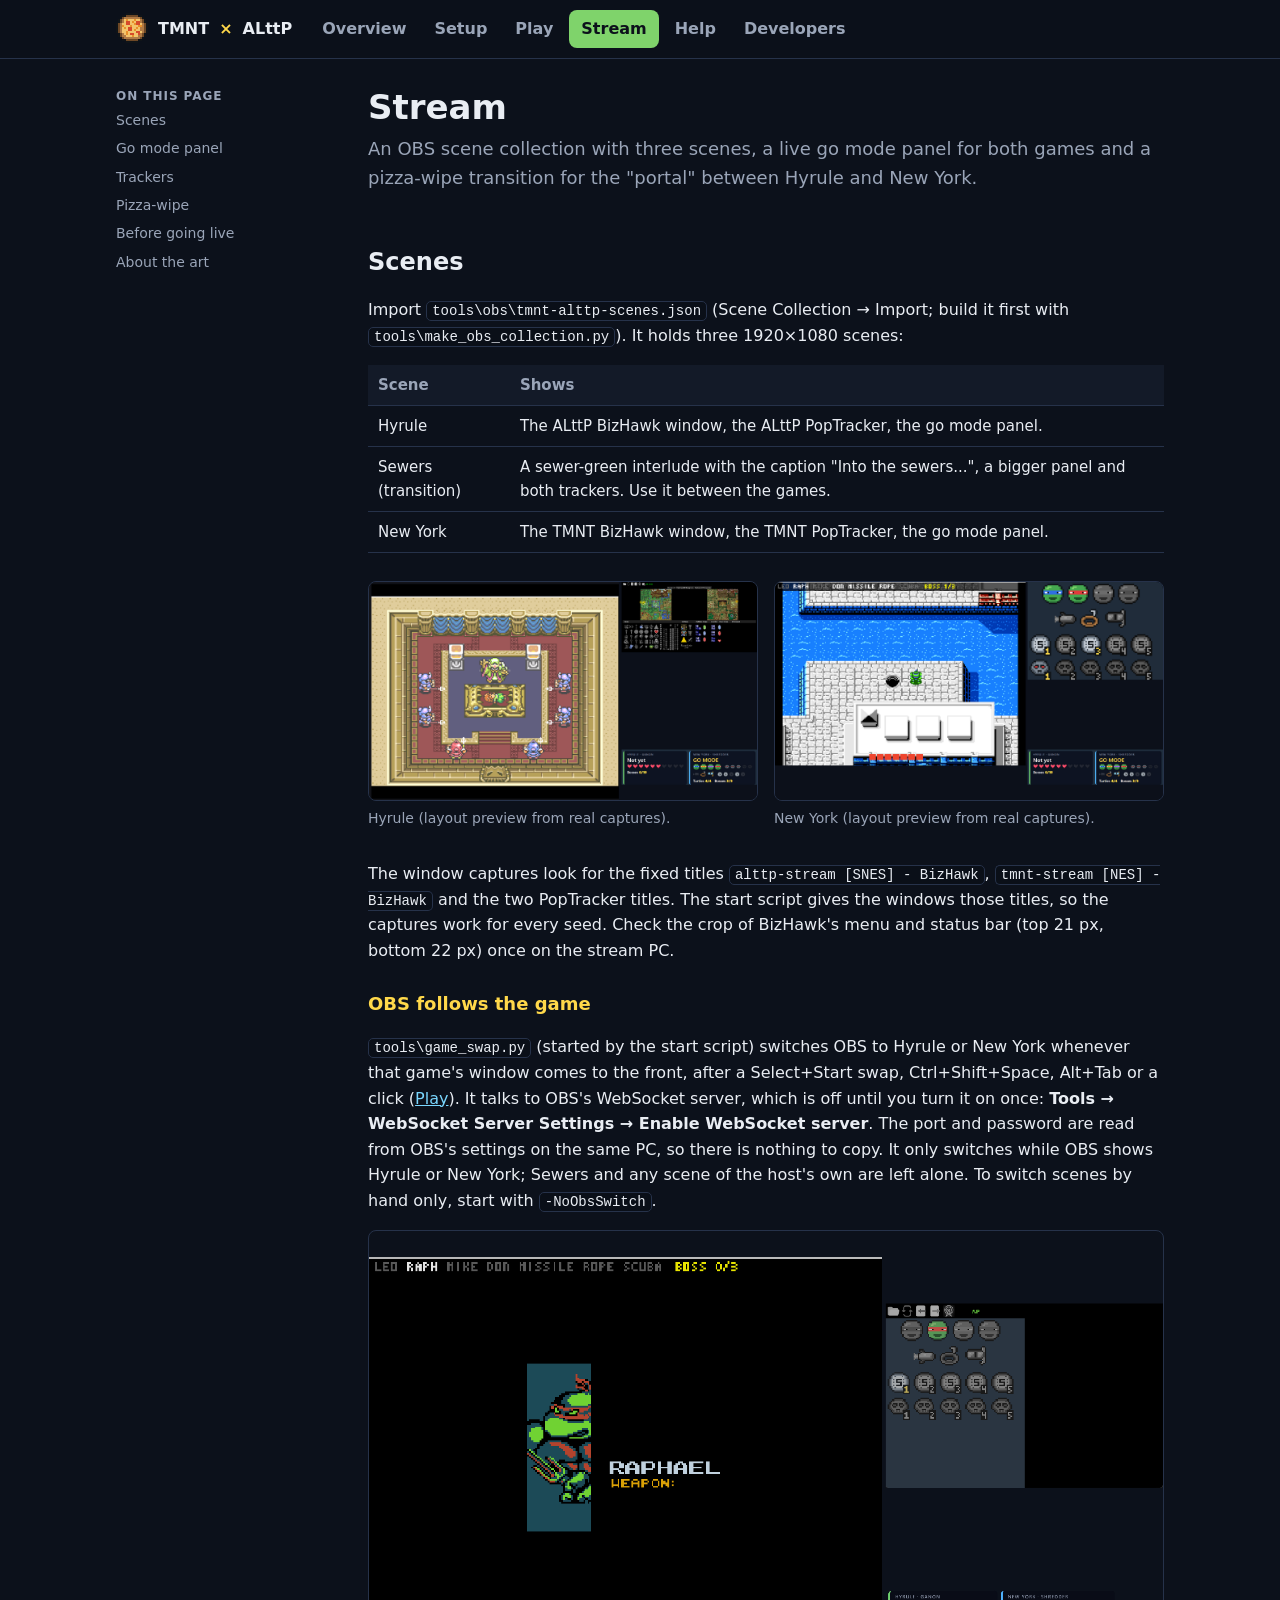
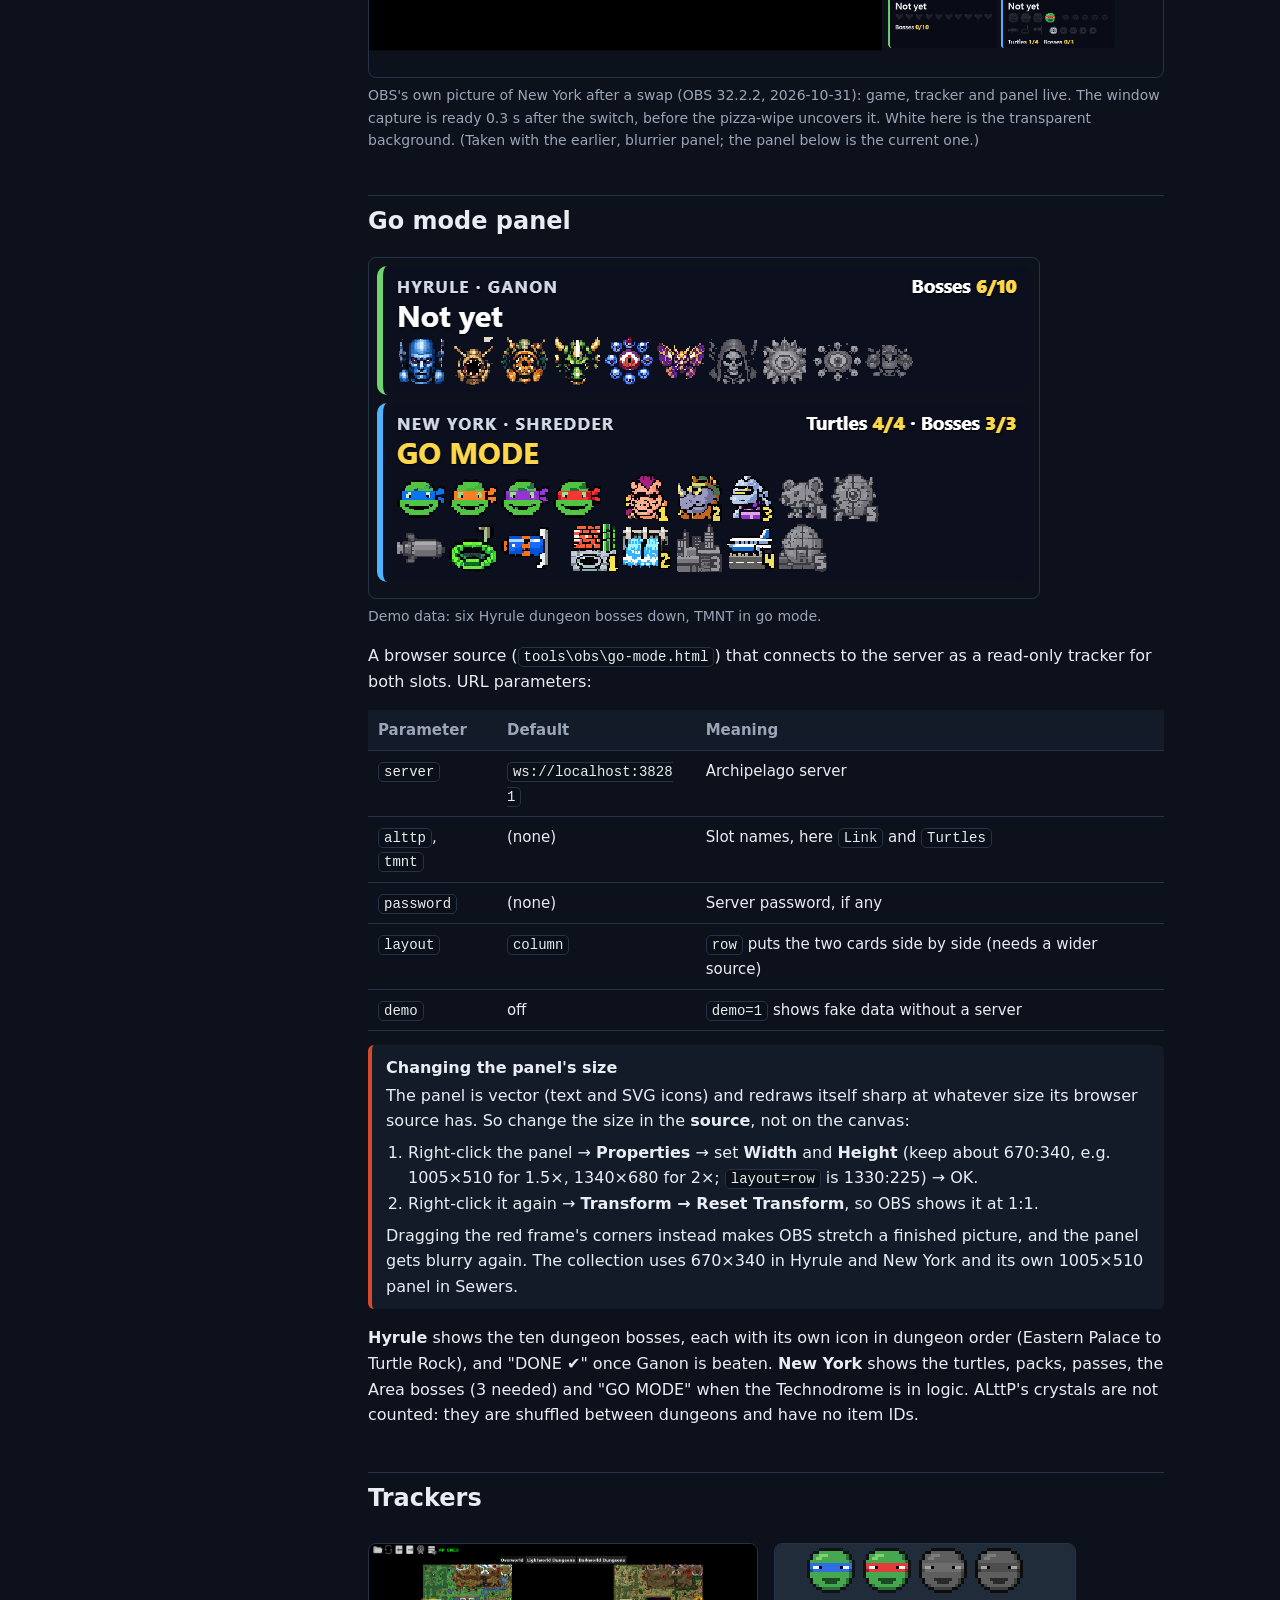
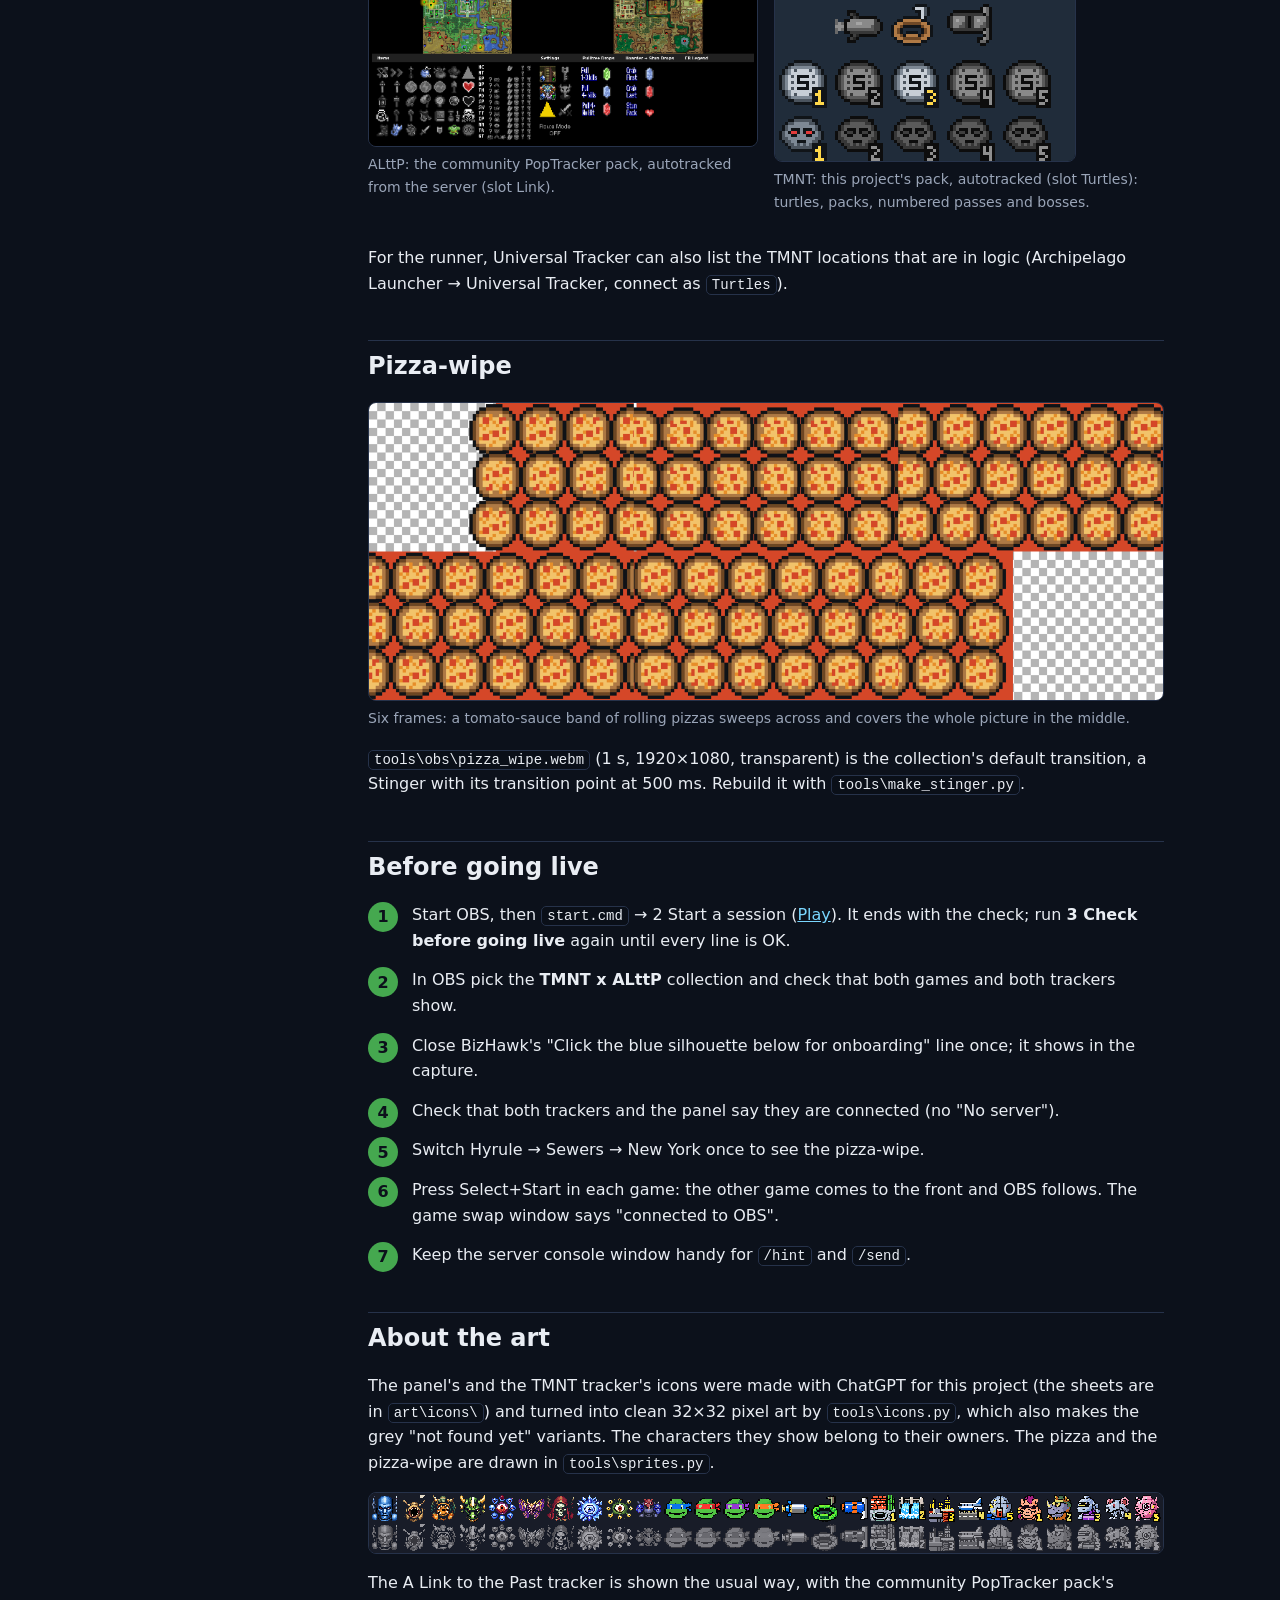
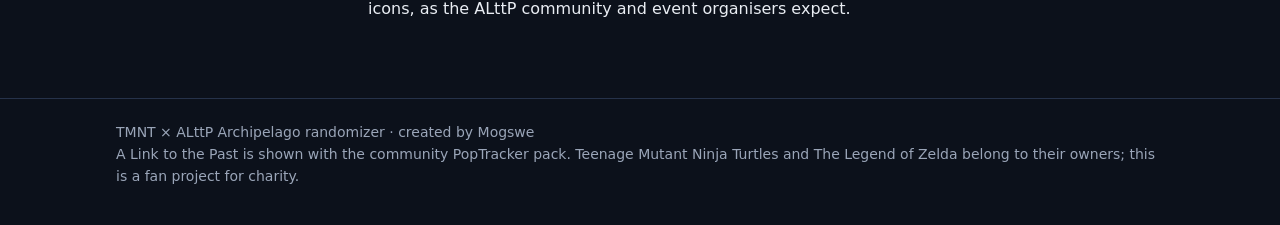
<file: site/stream.html>
<!doctype html>
<html lang="en">
<head>
<meta charset="utf-8">
<meta name="viewport" content="width=device-width, initial-scale=1">
<title>Stream · TMNT × ALttP</title>
<link rel="stylesheet" href="site.css">
<link rel="icon" href="img/pizza.png">
</head>
<body>
<header class="top"><div class="wrap">
  <a class="brand" href="index.html"><img src="img/pizza.png" alt="">TMNT <span>×</span> ALttP</a>
  <nav class="main">
    <a href="index.html">Overview</a><a href="setup.html">Setup</a><a href="play.html">Play</a>
    <a href="stream.html" class="active">Stream</a><a href="help.html">Help</a><a href="dev.html">Developers</a>
  </nav>
</div></header>

<div class="wrap"><main class="with-toc">
  <aside class="toc"><b>On this page</b>
    <a href="#scenes">Scenes</a><a href="#panel">Go mode panel</a><a href="#trackers">Trackers</a>
    <a href="#wipe">Pizza-wipe</a><a href="#checklist">Before going live</a><a href="#art">About the art</a>
  </aside>
  <div>
    <h1>Stream</h1>
    <p class="lead">An OBS scene collection with three scenes, a live go mode panel for both games and a pizza-wipe
    transition for the "portal" between Hyrule and New York.</p>

    <h2 id="scenes">Scenes</h2>
    <p>Import <code>tools\obs\tmnt-alttp-scenes.json</code> (Scene Collection → Import; build it first with
    <code>tools\make_obs_collection.py</code>). It holds three 1920×1080 scenes:</p>
    <table>
      <tr><th>Scene</th><th>Shows</th></tr>
      <tr><td>Hyrule</td><td>The ALttP BizHawk window, the ALttP PopTracker, the go mode panel.</td></tr>
      <tr><td>Sewers (transition)</td><td>A sewer-green interlude with the caption "Into the sewers...", a bigger panel
        and both trackers. Use it between the games.</td></tr>
      <tr><td>New York</td><td>The TMNT BizHawk window, the TMNT PopTracker, the go mode panel.</td></tr>
    </table>
    <div class="figs">
      <figure><img src="img/scene-hyrule.png" alt="Hyrule scene"><figcaption>Hyrule (layout preview from real captures).</figcaption></figure>
      <figure><img src="img/scene-newyork.png" alt="New York scene"><figcaption>New York (layout preview from real captures).</figcaption></figure>
    </div>
    <p>The window captures look for the fixed titles <code>alttp-stream [SNES] - BizHawk</code>,
    <code>tmnt-stream [NES] - BizHawk</code> and the two PopTracker titles. The start script gives the windows those
    titles, so the captures work for every seed. Check the crop of BizHawk's menu and status bar
    (top 21 px, bottom 22 px) once on the stream PC.</p>

    <h3 id="follow">OBS follows the game</h3>
    <p><code>tools\game_swap.py</code> (started by the start script) switches OBS to Hyrule or New York whenever that
    game's window comes to the front, after a Select+Start swap, Ctrl+Shift+Space, Alt+Tab or a click
    (<a href="play.html#swap">Play</a>). It talks to OBS's WebSocket server, which is off until you turn it on once:
    <b>Tools → WebSocket Server Settings → Enable WebSocket server</b>. The port and password are read from OBS's settings
    on the same PC, so there is nothing to copy. It only switches while OBS shows Hyrule or New York; Sewers and any
    scene of the host's own are left alone. To switch scenes by hand only, start with <code>-NoObsSwitch</code>.</p>
    <figure><img src="img/obs-live-newyork.png" alt="New York scene from OBS"><figcaption>OBS's own picture of New York
      after a swap (OBS 32.2.2, 2026-10-31): game, tracker and panel live. The window capture is ready 0.3 s after the
      switch, before the pizza-wipe uncovers it. White here is the transparent background. (Taken with the earlier,
      blurrier panel; the panel below is the current one.)</figcaption></figure>

    <h2 id="panel">Go mode panel</h2>
    <figure><img src="img/panel.png" alt="Go mode panel"><figcaption>Demo data: six Hyrule dungeon bosses down, TMNT in go mode.</figcaption></figure>
    <p>A browser source (<code>tools\obs\go-mode.html</code>) that connects to the server as a read-only tracker for both
    slots. URL parameters:</p>
    <table>
      <tr><th>Parameter</th><th>Default</th><th>Meaning</th></tr>
      <tr><td><code>server</code></td><td><code>ws://localhost:38281</code></td><td>Archipelago server</td></tr>
      <tr><td><code>alttp</code>, <code>tmnt</code></td><td>(none)</td><td>Slot names, here <code>Link</code> and <code>Turtles</code></td></tr>
      <tr><td><code>password</code></td><td>(none)</td><td>Server password, if any</td></tr>
      <tr><td><code>layout</code></td><td><code>column</code></td><td><code>row</code> puts the two cards side by side
        (needs a wider source)</td></tr>
      <tr><td><code>demo</code></td><td>off</td><td><code>demo=1</code> shows fake data without a server</td></tr>
    </table>
    <div class="warn"><b>Changing the panel's size</b>The panel is vector (text and SVG icons) and redraws itself
      sharp at whatever size its browser source has. So change the size in the <b>source</b>, not on the canvas:
      <ol>
        <li>Right-click the panel → <b>Properties</b> → set <b>Width</b> and <b>Height</b> (keep about 670:340, e.g.
          1005×510 for 1.5×, 1340×680 for 2×; <code>layout=row</code> is 1330:225) → OK.</li>
        <li>Right-click it again → <b>Transform → Reset Transform</b>, so OBS shows it at 1:1.</li>
      </ol>
      Dragging the red frame's corners instead makes OBS stretch a finished picture, and the panel gets blurry
      again. The collection uses 670×340 in Hyrule and New York and its own 1005×510 panel in Sewers.</div>
    <p><b>Hyrule</b> shows the ten dungeon bosses, each with its own icon in dungeon order (Eastern Palace to Turtle Rock), and "DONE ✔" once Ganon is beaten. <b>New York</b> shows the
    turtles, packs, passes, the Area bosses (3 needed) and "GO MODE" when the Technodrome is in logic. ALttP's crystals
    are not counted: they are shuffled between dungeons and have no item IDs.</p>

    <h2 id="trackers">Trackers</h2>
    <div class="figs">
      <figure><img src="img/alttp-tracker.png" alt="ALttP PopTracker"><figcaption>ALttP: the community PopTracker pack,
        autotracked from the server (slot Link).</figcaption></figure>
      <figure><img class="pixel" src="img/tmnt-tracker.png" alt="TMNT PopTracker"><figcaption>TMNT: this project's pack,
        autotracked (slot Turtles): turtles, packs, numbered passes and bosses.</figcaption></figure>
    </div>
    <p>For the runner, Universal Tracker can also list the TMNT locations that are in logic (Archipelago Launcher →
    Universal Tracker, connect as <code>Turtles</code>).</p>

    <h2 id="wipe">Pizza-wipe</h2>
    <figure><img src="img/pizza-wipe-frames.png" alt="Pizza-wipe frames"><figcaption>Six frames: a tomato-sauce band of
      rolling pizzas sweeps across and covers the whole picture in the middle.</figcaption></figure>
    <p><code>tools\obs\pizza_wipe.webm</code> (1 s, 1920×1080, transparent) is the collection's default transition,
    a Stinger with its transition point at 500 ms. Rebuild it with <code>tools\make_stinger.py</code>.</p>

    <h2 id="checklist">Before going live</h2>
    <ol class="steps">
      <li>Start OBS, then <code>start.cmd</code> → 2 Start a session (<a href="play.html#menu-start">Play</a>). It ends
        with the check; run <b>3 Check before going live</b> again until every line is OK.</li>
      <li>In OBS pick the <b>TMNT x ALttP</b> collection and check that both games and both trackers show.</li>
      <li>Close BizHawk's "Click the blue silhouette below for onboarding" line once; it shows in the capture.</li>
      <li>Check that both trackers and the panel say they are connected (no "No server").</li>
      <li>Switch Hyrule → Sewers → New York once to see the pizza-wipe.</li>
      <li>Press Select+Start in each game: the other game comes to the front and OBS follows. The game swap window says
        "connected to OBS".</li>
      <li>Keep the server console window handy for <code>/hint</code> and <code>/send</code>.</li>
    </ol>

    <h2 id="art">About the art</h2>
    <p>The panel's and the TMNT tracker's icons were made with ChatGPT for this project (the sheets are in
    <code>art\icons\</code>) and turned into clean 32×32 pixel art by <code>tools\icons.py</code>, which also makes
    the grey "not found yet" variants. The characters they show belong to their owners. The pizza and the pizza-wipe
    are drawn in <code>tools\sprites.py</code>.</p>
    <figure><img class="pixel" src="img/icons.png" alt="All icons, in colour and grey"></figure>
    <p>The A Link to the Past tracker is shown the usual way, with the community PopTracker pack's icons, as the ALttP
    community and event organisers expect.</p>
  </div>
</main></div>

<footer><div class="wrap">
  TMNT × ALttP Archipelago randomizer · created by Mogswe<br>
  A Link to the Past is shown with the community PopTracker pack. Teenage Mutant Ninja Turtles and The Legend of Zelda
  belong to their owners; this is a fan project for charity.
</div></footer>
</body>
</html>
</file>
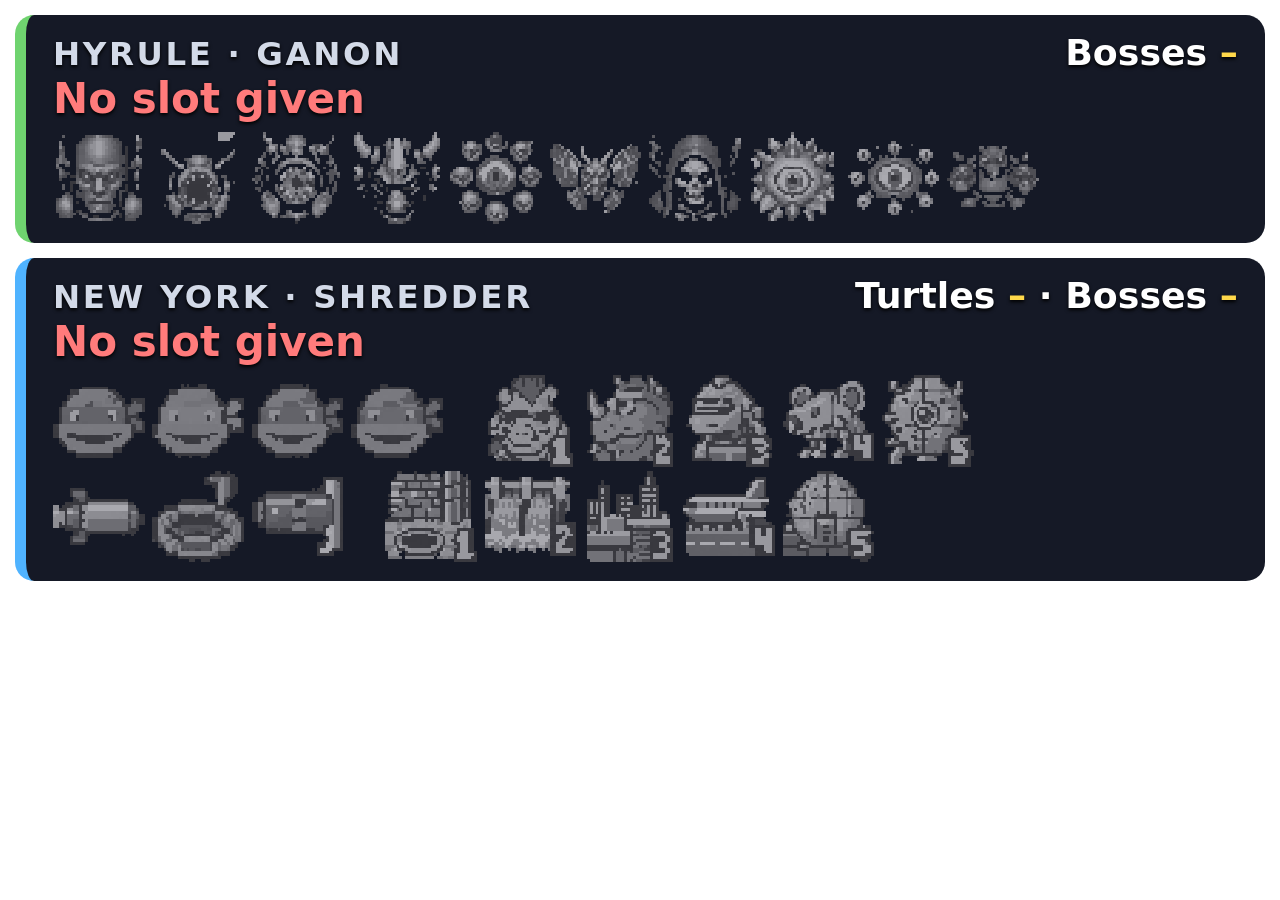
<file: tools/obs/go-mode.html>
<!doctype html>
<html lang="en">
<head>
<meta charset="utf-8">
<meta name="viewport" content="width=device-width, initial-scale=1">
<title>Go mode panel</title>
<!--
  OBS browser source that shows how close each slot of the ALttP + TMNT seed is to its goal.

  Add it in OBS as a Browser source with a local file, then add the query string to the URL, e.g.
    file:///C:/Project/tmntalttp/tools/obs/go-mode.html?server=ws://localhost:38281&alttp=Link&tmnt=Turtles
  Parameters: server (ws:// address), alttp and tmnt (slot names), password, demo=1 (fake data, no server),
  layout=column|row.

  Size: the panel scales itself to fill the browser source (the design is 670x340; layout=row is 1330x225), and
  text and icons (SVG, tools/icons.py) are vector, so it stays sharp at any size. Set the size in the source's
  properties (Width, Height) and show the source at 1:1. Dragging the source bigger or smaller in the OBS canvas
  instead makes OBS stretch a finished picture, which blurs it.

  It connects twice to the Archipelago server as a "Tracker" client (one connection per slot, read only)
  and reads what any tracker can read:
    TMNT  turtles received (x/4) and "Area N - Boss" locations checked (x/3); GO MODE when the Technodrome
          is in logic (4 turtles, 3 bosses). The "Area N Cleared" events have no IDs, so bosses are counted
          from their locations instead.
    ALttP dungeon bosses checked (x/10). Crystals are events without IDs and the prizes are shuffled
          between dungeons, so the panel cannot count them; the runner sees them in the game's map.
  A slot shows DONE once its client has reported the goal (client status 30).
-->
<style>
  :root {
    --bg: transparent;
    --card: rgba(12, 16, 30, 0.96);  /* nearly solid: the game shows through less and the text stays readable */
    --text: #ffffff;
    --title: #d3dae8;
    --hyrule: #6fd36f;
    --newyork: #4fb3ff;
    --go: #ffd84a;
    --done: #6fd36f;
    --bad: #ff7b7b;
  }
  html, body { margin: 0; background: var(--bg); color: var(--text); overflow: hidden;
    font: 700 20px/1.2 "Segoe UI", system-ui, sans-serif; text-shadow: 0 1px 2px #000; }
  .panel { display: flex; flex-direction: column; gap: 8px; padding: 8px; width: 654px; }
  .panel.row { flex-direction: row; width: 1314px; }
  .panel.row .card { flex: 1; }
  .card { background: var(--card); border-radius: 10px; padding: 8px 14px; border-left: 6px solid var(--title); }
  .card.hyrule { border-left-color: var(--hyrule); }
  .card.newyork { border-left-color: var(--newyork); }
  .head { display: flex; justify-content: space-between; align-items: baseline; gap: 16px; }
  .title { font-size: 17px; letter-spacing: 0.08em; color: var(--title); text-transform: uppercase; }
  .counts { font-size: 19px; white-space: nowrap; }
  .counts b { color: var(--go); }
  .state { font-size: 30px; margin: 0 0 4px; }
  .state.go { color: var(--go); }
  .state.done { color: var(--done); }
  .state.off { color: var(--bad); font-size: 22px; }
  .icons { display: flex; gap: 4px; align-items: center; margin: 2px 0; height: 32px; }
  .icons { height: 48px; }
  .icons .gap { width: 14px; }
  /* 32x32 pixel icons at 1.5x; not found yet = their grey "-off" variant (tools/icons.py). */
  .icon { width: 48px; height: 48px; }
</style>
</head>
<body>
<div class="panel" id="panel">
  <div class="card hyrule">
    <div class="head"><span class="title">Hyrule · Ganon</span>
      <span class="counts">Bosses <b id="alttp-bosses">–</b></span></div>
    <div class="state" id="alttp-state">Connecting…</div>
    <div class="icons" id="alttp-bosses-icons"></div></div>
  <div class="card newyork">
    <div class="head"><span class="title">New York · Shredder</span>
      <span class="counts">Turtles <b id="tmnt-turtles">–</b> · Bosses <b id="tmnt-bosses">–</b></span></div>
    <div class="state" id="tmnt-state">Connecting…</div>
    <div class="icons" id="tmnt-turtle-icons"></div>
    <div class="icons" id="tmnt-gear-icons"></div></div>
</div>
<script>
"use strict";
const params = new URLSearchParams(location.search);
const SERVER = params.get("server") || "ws://localhost:38281";
const PASSWORD = params.get("password") || "";
const CLIENT_GOAL = 30;
const ROW = params.get("layout") === "row";
if (ROW) document.getElementById("panel").classList.add("row");

// Fill the browser source whatever its size: CSS zoom lays the panel out again at the new size, so text and the
// SVG icons are drawn sharp (unlike OBS stretching the finished picture).
const DESIGN = ROW ? [1330, 225] : [670, 340];
function fit() {
  document.getElementById("panel").style.zoom = Math.min(innerWidth / DESIGN[0], innerHeight / DESIGN[1]);
}
addEventListener("resize", fit);
fit();

const ALTTP = "A Link to the Past";
const TMNT = "Teenage Mutant Ninja Turtles";
const ALTTP_BOSSES = ["Eastern Palace", "Desert Palace", "Tower of Hera", "Palace of Darkness", "Swamp Palace",
  "Skull Woods", "Thieves' Town", "Ice Palace", "Misery Mire", "Turtle Rock"].map(d => `${d} - Boss`);
const ALTTP_BOSS_ICONS = ["armos", "lanmolas", "moldorm", "helmasaur", "arrghus", "mothula", "blind", "kholdstare",
  "vitreous", "trinexx"].map(boss => `alttp-${boss}`);  // in the order of ALTTP_BOSSES
const TMNT_BOSSES = [1, 2, 3, 4, 5].map(n => `Area ${n} - Boss`);
const TURTLES = ["Leonardo", "Michelangelo", "Donatello", "Raphael"];
const CLEARS_FOR_TECHNODROME = 3;  // apworld/tmnt/rules.py

const $ = id => document.getElementById(id);

// Pixel icons made for this project (tools/icons.py), as SVG: each has a grey "-off" twin for "not yet".
function icon(sprite, title) {
  const img = Object.assign(document.createElement("img"), { src: `sprites/${sprite}-off.svg`, title, alt: title,
    className: "icon" });
  img.dataset.sprite = sprite;
  return img;
}
const gap = () => Object.assign(document.createElement("span"), { className: "gap" });
const iconsFor = {};  // item or location name -> its icon
for (const turtle of TURTLES) {
  $("tmnt-turtle-icons").appendChild(iconsFor[turtle] = icon(turtle.toLowerCase(), turtle));
}
$("tmnt-turtle-icons").appendChild(gap());
TMNT_BOSSES.forEach((boss, i) => $("tmnt-turtle-icons").appendChild(iconsFor[boss] = icon(`boss${i + 1}`, boss)));
[["Missile Pack", "missile"], ["Rope Pack", "rope"], ["Zora's Scuba Kit", "scuba"]].forEach(
  ([name, sprite]) => $("tmnt-gear-icons").appendChild(iconsFor[name] = icon(sprite, name)));
$("tmnt-gear-icons").appendChild(gap());
[1, 2, 3, 4, 5].forEach(n => $("tmnt-gear-icons").appendChild(
  iconsFor[`Sewer Pass: Area ${n}`] = icon(`pass${n}`, `Sewer Pass: Area ${n}`)));
ALTTP_BOSSES.forEach((boss, i) => $("alttp-bosses-icons").appendChild(iconsFor[boss] = icon(ALTTP_BOSS_ICONS[i], boss)));

function light(names, has) {
  for (const name of names) {
    const img = iconsFor[name];
    const src = `sprites/${img.dataset.sprite}${has(name) ? "" : "-off"}.svg`;
    if (img.getAttribute("src") !== src) img.setAttribute("src", src);
  }
}

function renderTmnt(s) {
  if (s.error) { $("tmnt-state").className = "state off"; $("tmnt-state").textContent = s.error; return; }
  const gear = ["Missile Pack", "Rope Pack", "Zora's Scuba Kit", ...[1, 2, 3, 4, 5].map(n => `Sewer Pass: Area ${n}`)];
  light([...TURTLES, ...gear], name => s.items.has(name));
  light(TMNT_BOSSES, name => s.checked.has(name));
  const turtles = TURTLES.filter(t => s.items.has(t)).length;
  const bosses = TMNT_BOSSES.filter(l => s.checked.has(l)).length;
  $("tmnt-turtles").textContent = `${turtles}/4`;
  $("tmnt-bosses").textContent = `${Math.min(bosses, CLEARS_FOR_TECHNODROME)}/${CLEARS_FOR_TECHNODROME}`;
  const go = turtles === 4 && bosses >= CLEARS_FOR_TECHNODROME;
  const state = s.goal ? ["done", "DONE ✔"] : go ? ["go", "GO MODE"] : ["", "Not yet"];
  $("tmnt-state").className = `state ${state[0]}`;
  $("tmnt-state").textContent = state[1];
}

function renderAlttp(s) {
  if (s.error) { $("alttp-state").className = "state off"; $("alttp-state").textContent = s.error; return; }
  light(ALTTP_BOSSES, name => s.checked.has(name));
  const bosses = ALTTP_BOSSES.filter(l => s.checked.has(l)).length;
  $("alttp-bosses").textContent = `${bosses}/10`;
  const state = s.goal ? ["done", "DONE ✔"] : ["", "Not yet"];
  $("alttp-state").className = `state ${state[0]}`;
  $("alttp-state").textContent = state[1];
}

// One read-only Tracker connection per slot. Reconnects every 5 s if the server goes away.
function track(slot, game, render) {
  if (!slot) { render({ error: "No slot given" }); return; }
  const s = { items: new Set(), checked: new Set(), goal: false };
  let itemNames = {}, locationNames = {}, team = 0, slotId = 0;

  const connect = () => {
    const ws = new WebSocket(SERVER);
    const send = msg => ws.send(JSON.stringify([msg]));
    ws.onmessage = event => {
      for (const msg of JSON.parse(event.data)) {
        if (msg.cmd === "RoomInfo") {
          send({ cmd: "GetDataPackage", games: [game] });
        } else if (msg.cmd === "DataPackage") {
          const data = msg.data.games[game];
          if (!data) { render({ error: "Game not in this seed" }); ws.onclose = null; ws.close(); return; }
          itemNames = Object.fromEntries(Object.entries(data.item_name_to_id).map(([n, id]) => [id, n]));
          locationNames = Object.fromEntries(Object.entries(data.location_name_to_id).map(([n, id]) => [id, n]));
          send({ cmd: "Connect", password: PASSWORD, game: "", name: slot, uuid: `go-mode-${slot}`,
                 version: { major: 0, minor: 6, build: 8, class: "Version" }, items_handling: 7,
                 tags: ["Tracker"], slot_data: false });
        } else if (msg.cmd === "ConnectionRefused") {
          render({ error: `Refused: ${(msg.errors || []).join(", ")}` });
        } else if (msg.cmd === "Connected") {
          team = msg.team; slotId = msg.slot;
          s.checked = new Set(msg.checked_locations.map(id => locationNames[id]));
          const key = `_read_client_status_${team}_${slotId}`;
          send({ cmd: "Get", keys: [key] });
          send({ cmd: "SetNotify", keys: [key] });
        } else if (msg.cmd === "ReceivedItems") {
          if (msg.index === 0) s.items = new Set();
          for (const item of msg.items) s.items.add(itemNames[item.item]);
        } else if (msg.cmd === "RoomUpdate" && msg.checked_locations) {
          for (const id of msg.checked_locations) s.checked.add(locationNames[id]);
        } else if (msg.cmd === "Retrieved" || msg.cmd === "SetReply") {
          const values = msg.cmd === "Retrieved" ? msg.keys : { [msg.key]: msg.value };
          for (const value of Object.values(values)) s.goal = value === CLIENT_GOAL;
        } else {
          continue;
        }
        render(s);
      }
    };
    ws.onclose = () => { render({ error: "No server" }); setTimeout(connect, 5000); };
  };
  connect();
}

if (params.get("demo")) {
  renderAlttp({ items: new Set(), checked: new Set(ALTTP_BOSSES.slice(0, 6)), goal: false });
  renderTmnt({ items: new Set([...TURTLES, "Rope Pack", "Zora's Scuba Kit", "Sewer Pass: Area 1",
                               "Sewer Pass: Area 2", "Sewer Pass: Area 4"]),
               checked: new Set(TMNT_BOSSES.slice(0, 3)), goal: false });
} else {
  track(params.get("alttp"), ALTTP, renderAlttp);
  track(params.get("tmnt"), TMNT, renderTmnt);
}
</script>
</body>
</html>
</file>
<file: site/site.css>
/* TMNT x A Link to the Past - docs site. Plain CSS, works from file:// with no build step. */
:root {
  --bg: #0c111b;
  --panel: #131a28;
  --panel-2: #1a2334;
  --line: #26324a;
  --text: #e9edf3;
  --muted: #9aa5b8;
  --turtle: #45a84f;
  --turtle-light: #7fd36b;
  --gold: #ffd84a;
  --sauce: #d64a2a;
  --link: #7ad7ff;
  --code-bg: #0a0f18;
  --radius: 10px;
}
* { box-sizing: border-box; }
html { scroll-behavior: smooth; }
body {
  margin: 0; background: var(--bg); color: var(--text);
  font: 16px/1.6 "Segoe UI", system-ui, -apple-system, sans-serif;
}
a { color: var(--link); }
a:hover { color: var(--gold); }
img.pixel { image-rendering: pixelated; }

/* Header and navigation */
header.top {
  position: sticky; top: 0; z-index: 10; background: rgba(12, 17, 27, 0.95);
  border-bottom: 1px solid var(--line); backdrop-filter: blur(6px);
}
header.top .wrap { display: flex; align-items: center; gap: 18px; flex-wrap: wrap; padding: 10px 16px; }
.brand { display: flex; align-items: center; gap: 10px; font-weight: 700; color: var(--text); text-decoration: none; }
.brand img { width: 32px; height: 32px; image-rendering: pixelated; }
.brand span { color: var(--gold); }
nav.main { display: flex; gap: 4px; flex-wrap: wrap; }
nav.main a {
  color: var(--muted); text-decoration: none; padding: 6px 12px; border-radius: 8px; font-weight: 600;
}
nav.main a:hover { color: var(--text); background: var(--panel-2); }
nav.main a.active { color: var(--bg); background: var(--turtle-light); }

.wrap { max-width: 1080px; margin: 0 auto; padding: 0 16px; }
main { padding: 28px 0 60px; }
main.with-toc { display: grid; grid-template-columns: 220px minmax(0, 1fr); gap: 32px; }
@media (max-width: 860px) {
  main.with-toc { grid-template-columns: minmax(0, 1fr); }
  aside.toc { display: none; }
  table { display: block; overflow-x: auto; }
}
td code { overflow-wrap: anywhere; }

aside.toc { position: sticky; top: 76px; align-self: start; font-size: 14px; }
aside.toc b { display: block; color: var(--muted); text-transform: uppercase; letter-spacing: .08em; font-size: 12px; }
aside.toc a { display: block; color: var(--muted); text-decoration: none; padding: 3px 0; }
aside.toc a:hover { color: var(--gold); }

h1 { font-size: 34px; line-height: 1.2; margin: 0 0 8px; }
h2 { font-size: 24px; margin: 44px 0 10px; padding-top: 6px; border-top: 1px solid var(--line); }
h2:first-of-type { border-top: 0; }
h3 { font-size: 18px; margin: 26px 0 6px; color: var(--gold); }
p.lead { font-size: 18px; color: var(--muted); margin-top: 0; }

/* Hero */
.hero {
  position: relative; border-radius: var(--radius); overflow: hidden; border: 1px solid var(--line);
  background: var(--panel); margin-bottom: 28px;
}
.hero img { display: block; width: 100%; height: auto; max-height: 520px; object-fit: cover; object-position: 50% 62%; }
.hero .caption {
  position: absolute; left: 0; right: 0; bottom: 0; padding: 18px 22px;
  background: linear-gradient(transparent, rgba(8, 11, 18, 0.92));
}
.hero .caption h1 { margin: 0; text-shadow: 0 2px 6px #000; }
.hero .caption p { margin: 4px 0 0; color: #dfe6f0; text-shadow: 0 1px 4px #000; }

/* Cards, tables, code */
.cards { display: grid; grid-template-columns: repeat(auto-fit, minmax(230px, 1fr)); gap: 14px; margin: 16px 0; }
.card {
  background: var(--panel); border: 1px solid var(--line); border-radius: var(--radius); padding: 14px 16px;
}
.card h3 { margin-top: 0; display: flex; align-items: center; gap: 8px; }
.card h3 img { width: 28px; height: 28px; image-rendering: pixelated; }
.card p { margin: 6px 0 0; color: var(--muted); }
a.card { text-decoration: none; color: var(--text); display: block; }
a.card:hover { border-color: var(--turtle); }

table { width: 100%; border-collapse: collapse; margin: 12px 0; font-size: 15px; }
th, td { text-align: left; padding: 8px 10px; border-bottom: 1px solid var(--line); vertical-align: top; }
th { color: var(--muted); font-weight: 600; background: var(--panel); }
td img { width: 24px; height: 24px; image-rendering: pixelated; vertical-align: middle; margin-right: 6px; }

code { background: var(--code-bg); border: 1px solid var(--line); border-radius: 5px; padding: 1px 5px; font-size: 14px; }
pre {
  background: var(--code-bg); border: 1px solid var(--line); border-radius: var(--radius); padding: 12px 14px;
  overflow-x: auto; font-size: 14px; line-height: 1.5;
}
pre code { background: none; border: 0; padding: 0; }

.note, .warn, .ok {
  border-left: 4px solid var(--link); background: var(--panel); padding: 10px 14px; border-radius: 6px; margin: 14px 0;
}
.warn { border-left-color: var(--sauce); }
.ok { border-left-color: var(--turtle); }
.note > b:first-child, .warn > b:first-child, .ok > b:first-child { display: block; margin-bottom: 2px; }
.note ol, .warn ol { margin: 6px 0; padding-left: 22px; }

ol.steps { counter-reset: step; list-style: none; padding-left: 0; }
ol.steps > li { counter-increment: step; position: relative; padding-left: 44px; margin: 14px 0; }
ol.steps > li::before {
  content: counter(step); position: absolute; left: 0; top: 0; width: 30px; height: 30px; border-radius: 50%;
  background: var(--turtle); color: #0c111b; font-weight: 800; display: grid; place-items: center;
}

figure { margin: 16px 0; }
figure img { max-width: 100%; border-radius: 8px; border: 1px solid var(--line); display: block; }
figcaption { color: var(--muted); font-size: 14px; margin-top: 6px; }
.figs { display: grid; grid-template-columns: repeat(auto-fit, minmax(300px, 1fr)); gap: 16px; }

kbd {
  background: var(--panel-2); border: 1px solid var(--line); border-bottom-width: 3px; border-radius: 5px;
  padding: 0 6px; font: 600 13px/1.6 "Segoe UI", sans-serif;
}
.icons-row { display: flex; gap: 6px; flex-wrap: wrap; align-items: center; }
.icons-row img { width: 36px; height: 36px; image-rendering: pixelated; }

footer { border-top: 1px solid var(--line); color: var(--muted); font-size: 14px; padding: 22px 0 40px; }

/* Download button: shown by download.js only when downloads/version.json exists (on the hosted site). */
.download { display: flex; align-items: center; gap: 14px; flex-wrap: wrap; margin: 18px 0 22px; }
.download[hidden] { display: none; }
.button {
  display: inline-block; background: var(--turtle); color: #08110a; font-weight: 700; text-decoration: none;
  padding: 12px 22px; border-radius: var(--radius); border: 2px solid var(--turtle-light);
}
.button:hover { background: var(--turtle-light); color: #08110a; }
.download-meta { color: var(--muted); font-size: 0.95em; }

/* "Beta" label next to the front page title. */
.badge {
  display: inline-block; vertical-align: middle; margin-left: 10px; padding: 3px 10px 4px; border-radius: 999px;
  background: var(--gold); color: #1a1406; font-size: 15px; font-weight: 800; letter-spacing: 0.08em;
  text-transform: uppercase; text-shadow: none;
}
</file>
